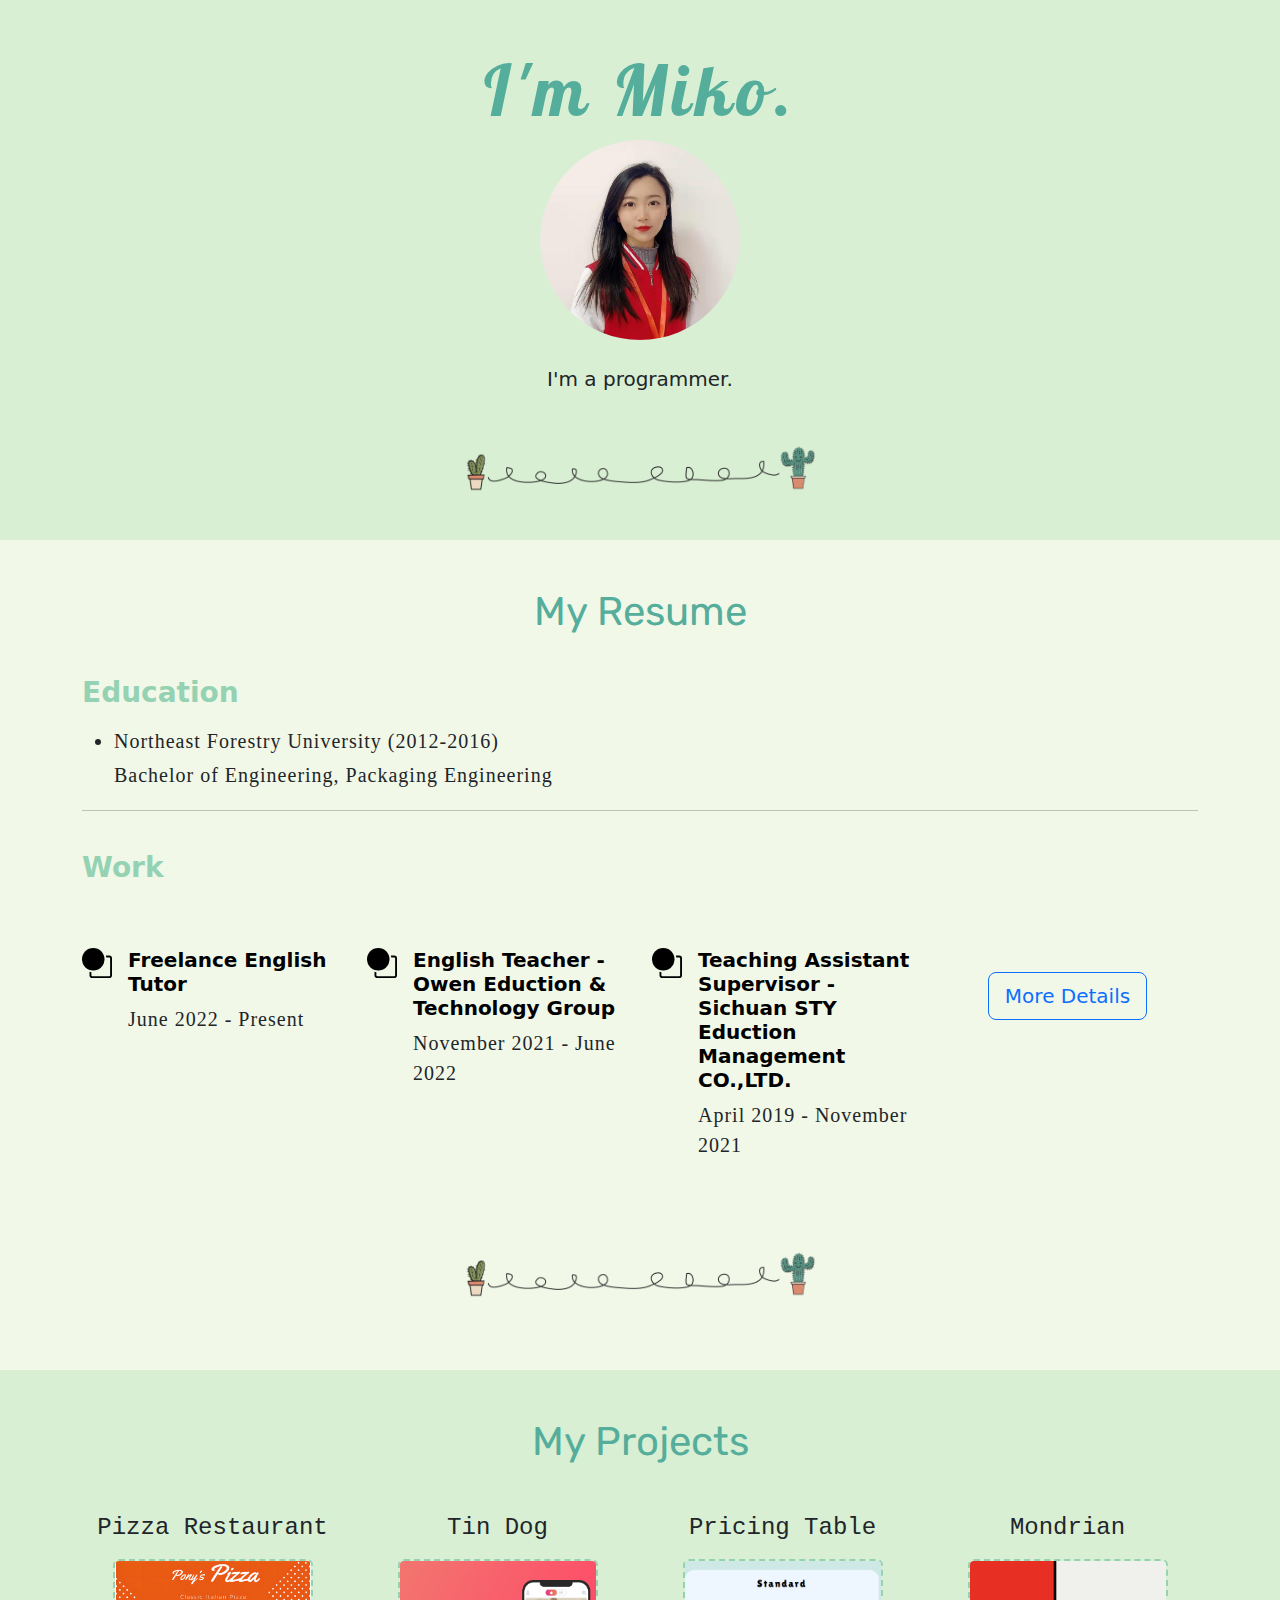
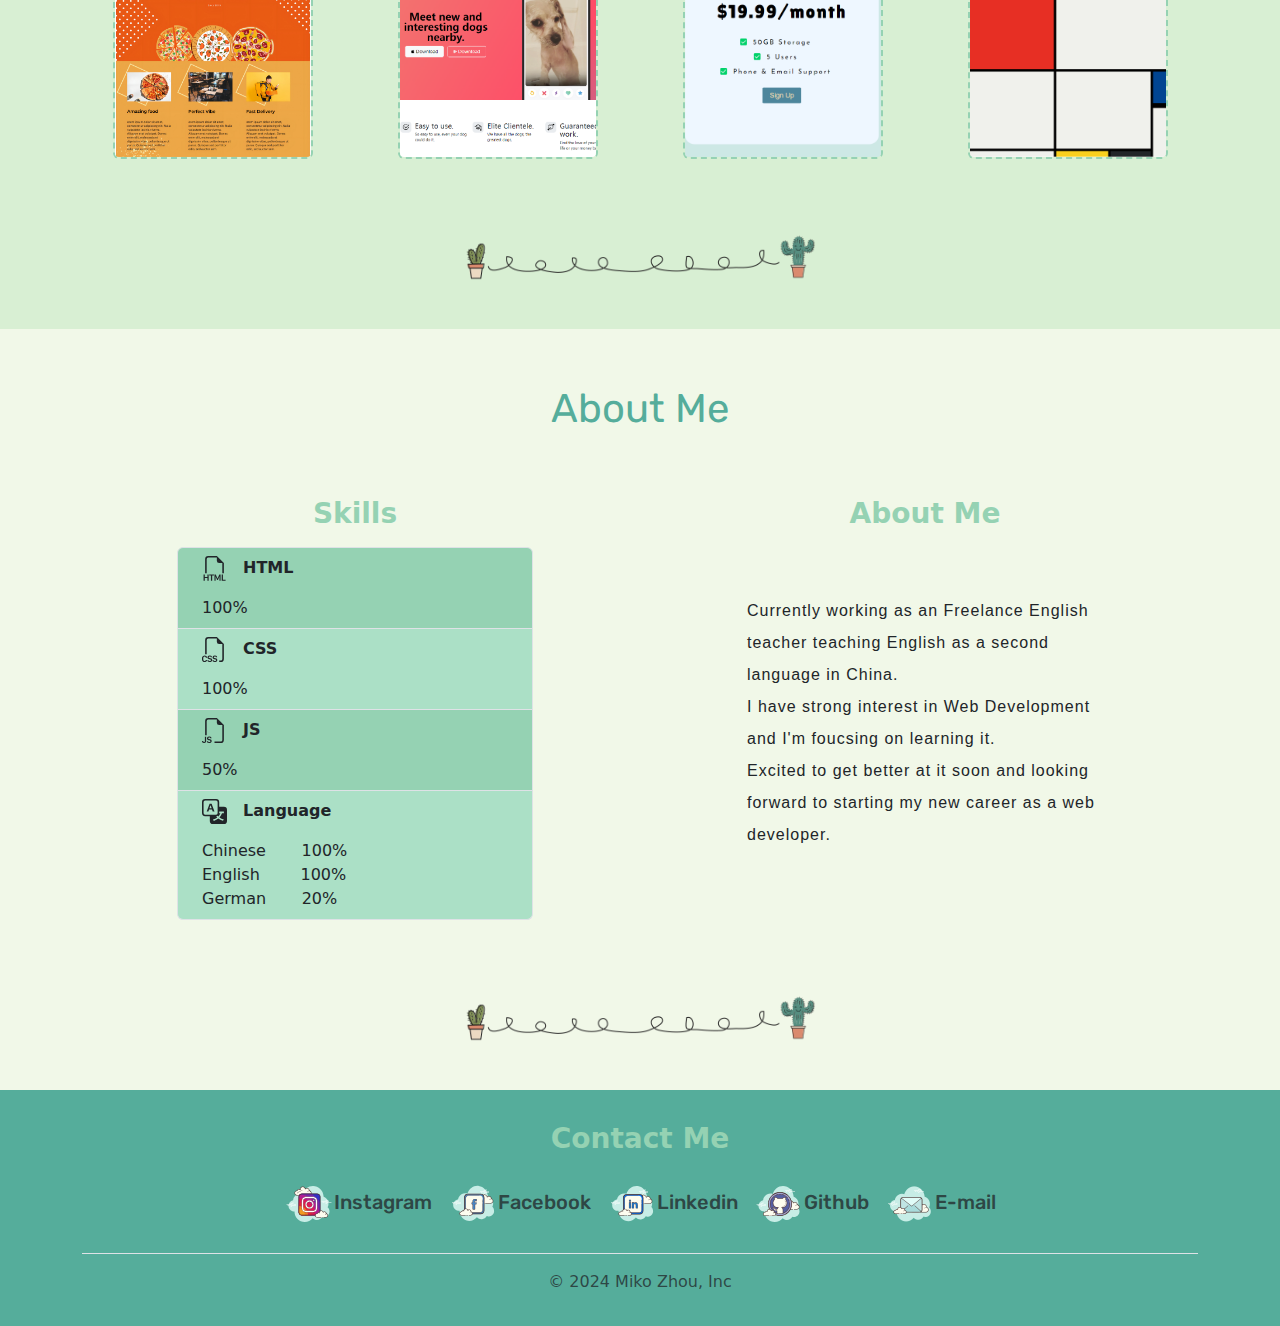
<file: index.html>
<!DOCTYPE html>
<html lang="en">
<head>
    <meta charset="UTF-8">
    <meta name="viewport" content="width=device-width, initial-scale=1.0">
    <title>Miko's Personal Website</title>
    <link href="https://cdn.jsdelivr.net/npm/bootstrap@5.3.3/dist/css/bootstrap.min.css" rel="stylesheet" integrity="sha384-QWTKZyjpPEjISv5WaRU9OFeRpok6YctnYmDr5pNlyT2bRjXh0JMhjY6hW+ALEwIH" crossorigin="anonymous">
    <script src="https://cdn.jsdelivr.net/npm/bootstrap@5.3.3/dist/js/bootstrap.bundle.min.js" integrity="sha384-YvpcrYf0tY3lHB60NNkmXc5s9fDVZLESaAA55NDzOxhy9GkcIdslK1eN7N6jIeHz" crossorigin="anonymous"></script>
    <link href="./style.css" rel="stylesheet">
    <link rel="preconnect" href="https://fonts.googleapis.com">
    <link rel="preconnect" href="https://fonts.gstatic.com" crossorigin>
    <link href="https://fonts.googleapis.com/css2?family=Lobster&family=Rubik:ital,wght@0,300..900;1,300..900&display=swap" rel="stylesheet">
</head>
<body>
    <!-- Name, profile picture, brief introduction -->
    <section id="header">
        <div class="px-4 py-5 mb-5 text-center container">
            <h1 class="display-5" style="font-size:70px; letter-spacing: 5px;">I'm Miko.</h1>
            <img class="d-block mx-auto mb-4 profile-img" src="./assets/Profile picture.jpg" alt="profile-picture" height="200" width="200">
            <div class="col-lg-6 mx-auto w-75">
              <p class="lead mb-4 brief-intro" style="text-align: center;"> I'm a programmer.</p>
            </div>
            <div class="container ">
            <img class="devider mt-4"src="./assets/cactus dividing line.png" height="50px" >
        </div>
    </section>
    <!--Education & work experience-->
    <section id="education-work">
    <div class="container">
        <h2 class="education-work-title text-center mb-4">My Resume</h2>
        <div class="education-div">
        <h3 class="fw-bold pt-3 pb-2 s2">Education</h3>
        <ul>
            <li class="pb-1">Northeast Forestry University (2012-2016)</li>
            <li class="pb-1" style="list-style: none;">Bachelor of Engineering, Packaging Engineering</li>
        </ul>
        </div>
        <hr class="pb-2"/>
        <h3 class="fw-bold pt-3 pb-2 s2">Work</h3>
        <div class="row g-4 py-5 row-cols-1 row-cols-md-4">
            <div class="col d-flex align-items-start">
              <div class="icon-square text-body-emphasis bg-body-secondary d-inline-flex align-items-center justify-content-center fs-4 flex-shrink-0 me-3">
                  <svg xmlns="http://www.w3.org/2000/svg" width="30" height="30" fill="currentColor" class="bi bi-circle-square" viewBox="0 0 16 16" style="background-color:#f1f8e8">
                    <path d="M0 6a6 6 0 1 1 12 0A6 6 0 0 1 0 6"/>
                    <path d="M12.93 5h1.57a.5.5 0 0 1 .5.5v9a.5.5 0 0 1-.5.5h-9a.5.5 0 0 1-.5-.5v-1.57a7 7 0 0 1-1-.22v1.79A1.5 1.5 0 0 0 5.5 16h9a1.5 1.5 0 0 0 1.5-1.5v-9A1.5 1.5 0 0 0 14.5 4h-1.79q.145.486.22 1"/>
                  </svg>
              </div>
              <div>
                <h3 class="fs-5 text-body-emphasis fw-bold">Freelance English Tutor</h3>
                <p class="time">June 2022 - Present</p>
              </div>
            </div>
            <div class="col d-flex align-items-start">
              <div class="icon-square text-body-emphasis bg-body-secondary d-inline-flex align-items-center justify-content-center fs-4 flex-shrink-0 me-3">
                <svg xmlns="http://www.w3.org/2000/svg" width="30" height="30" fill="currentColor" class="bi bi-circle-square" viewBox="0 0 16 16" style="background-color:#f1f8e8">
                    <path d="M0 6a6 6 0 1 1 12 0A6 6 0 0 1 0 6"/>
                    <path d="M12.93 5h1.57a.5.5 0 0 1 .5.5v9a.5.5 0 0 1-.5.5h-9a.5.5 0 0 1-.5-.5v-1.57a7 7 0 0 1-1-.22v1.79A1.5 1.5 0 0 0 5.5 16h9a1.5 1.5 0 0 0 1.5-1.5v-9A1.5 1.5 0 0 0 14.5 4h-1.79q.145.486.22 1"/>
                </svg>
              </div>
              <div>
                <h3 class="fs-5 text-body-emphasis fw-bold">English Teacher - Owen Eduction & Technology Group</h3>
                <p class="time">November 2021 - June 2022</p>
              </div>
            </div>
            <div class="col d-flex align-items-start">
              <div class="icon-square text-body-emphasis bg-body-secondary d-inline-flex align-items-center justify-content-center fs-4 flex-shrink-0 me-3">
                <svg xmlns="http://www.w3.org/2000/svg" width="30" height="30" fill="currentColor" class="bi bi-circle-square" viewBox="0 0 16 16" style="background-color:#f1f8e8">
                    <path d="M0 6a6 6 0 1 1 12 0A6 6 0 0 1 0 6"/>
                    <path d="M12.93 5h1.57a.5.5 0 0 1 .5.5v9a.5.5 0 0 1-.5.5h-9a.5.5 0 0 1-.5-.5v-1.57a7 7 0 0 1-1-.22v1.79A1.5 1.5 0 0 0 5.5 16h9a1.5 1.5 0 0 0 1.5-1.5v-9A1.5 1.5 0 0 0 14.5 4h-1.79q.145.486.22 1"/>
                </svg>
              </div>
              <div>
                <h3 class="fs-5 text-body-emphasis fw-bold">Teaching Assistant Supervisor - Sichuan STY Eduction Management CO.,LTD.</h3>
                <p class="time">April 2019 - November 2021</p>
              </div>
            </div>
          <div class="container button text-center pt-5">
            <a href="./public/work-experience.html" target="_blank"><button type="button" class="btn btn-outline-primary btn-lg">More Details</button></a>
          </div>
        </div>
        <div class="d-flex pb-5 mb-4" style="justify-content: center;"><img class="devider mt-4"src="./assets/cactus dividing line.png" height="50px" ></div>
        
    </div>
    </section>    
    <!--previous projects-->
    <section id="projects">
      <h2 class="education-work-title text-center mb-5 pt-5">My Projects</h2>
      <div class="container text-center">
        <div class="row">
          <div id="pizza-restaurant" class="col-sm-12 col-lg-3  mb-5">
          <h3 class="pb-2 fs-4 s3h3">Pizza Restaurant</h3>
          <div class="img-container">
            <a href="https://www.canva.com/design/DAGHjieL-6o/NFEmdC51LX5qS9Li2w_kgg/view?utm_content=DAGHjieL-6o&utm_campaign=designshare&utm_medium=link&utm_source=editor" target="_blank"><img class="project-img" src="./assets/pizza-whole.png"  height="200px" width="200px" /></a>
          </div>
        </div>
        <div id="tin-dog" class="col-sm-12 col-lg-3 mb-5">
          <h3 class="pb-2 fs-4 s3h3">Tin Dog</h3>
          <div class="img-container">
            <a href="https://mikomik09.github.io/tindog/" target="_blank"><img  class="project-img" src="./assets/tin dog.png" height="200px" width="200px" /></a>
          </div>
        </div>
        <div id="pricing-table" class="col-sm-12 col-lg-3  mb-5">
          <h3 class="pb-2 fs-4 s3h3">Pricing Table</h3>
          <div class="img-container">
            <a href="https://mikomik09.github.io/pricing-table/" target="_blank"><img class="project-img" src="./assets/price table.png"  height="200px" width="200px" /></a>
          </div>
        </div>
        <div id="painting" class="col-sm-12 col-lg-3  mb-5">
          <h3 class="pb-2 fs-4 s3h3">Mondrian </h3>
          <div class="img-container">
            <a href="https://mikomik09.github.io/mondrian-painting/" target="_blank"><img class="project-img" src="./assets/modrian paint.png" height="200px" width="200px" /></a>
          </div>
        </div>
      </div>
      <div class="d-flex pb-5 mb-5" style="justify-content: center;"><img class="devider mt-4"src="./assets/cactus dividing line.png" height="50px" ></div>
     </div>
    </section>
    <!--About me-->
    <section id="about-me">
      <h2 class="education-work-title text-center mb-5 pt-2">About Me</h2>
      <div class="container text-center">
        <div class="row justify-content-around">
          <div class="col-sm-12 col-lg-4">
            <h3 class="fw-bold pt-3 pb-2 s2">Skills</h3>
            <ol class="list-group ">
              <li class="list-group-item d-flex justify-content-between align-items-start list-color1 skill-list ">
                <div class="ms-2 me-auto" >
                  <div class="fw-bold d-flex"><svg xmlns="http://www.w3.org/2000/svg" width="25" height="25" fill="currentColor" class="bi bi-filetype-html" viewBox="0 0 16 16">
                    <path fill-rule="evenodd" d="M14 4.5V11h-1V4.5h-2A1.5 1.5 0 0 1 9.5 3V1H4a1 1 0 0 0-1 1v9H2V2a2 2 0 0 1 2-2h5.5zm-9.736 7.35v3.999h-.791v-1.714H1.79v1.714H1V11.85h.791v1.626h1.682V11.85h.79Zm2.251.662v3.337h-.794v-3.337H4.588v-.662h3.064v.662zm2.176 3.337v-2.66h.038l.952 2.159h.516l.946-2.16h.038v2.661h.715V11.85h-.8l-1.14 2.596H9.93L8.79 11.85h-.805v3.999zm4.71-.674h1.696v.674H12.61V11.85h.79v3.325Z"/>
                  </svg> <p class="ps-3">HTML</p></div>
                  100%
                </div>
              </li>
              <li class="list-group-item d-flex justify-content-between align-items-start list-color2 skill-list">
                <div class="ms-2 me-auto ">
                  <div class="fw-bold d-flex"><svg xmlns="http://www.w3.org/2000/svg" width="25" height="25" fill="currentColor" class="bi bi-filetype-css" viewBox="0 0 16 16">
                    <path fill-rule="evenodd" d="M14 4.5V14a2 2 0 0 1-2 2h-1v-1h1a1 1 0 0 0 1-1V4.5h-2A1.5 1.5 0 0 1 9.5 3V1H4a1 1 0 0 0-1 1v9H2V2a2 2 0 0 1 2-2h5.5zM3.397 14.841a1.13 1.13 0 0 0 .401.823q.195.162.478.252.284.091.665.091.507 0 .859-.158.354-.158.539-.44.187-.284.187-.656 0-.336-.134-.56a1 1 0 0 0-.375-.357 2 2 0 0 0-.566-.21l-.621-.144a1 1 0 0 1-.404-.176.37.37 0 0 1-.144-.299q0-.234.185-.384.188-.152.512-.152.214 0 .37.068a.6.6 0 0 1 .246.181.56.56 0 0 1 .12.258h.75a1.1 1.1 0 0 0-.2-.566 1.2 1.2 0 0 0-.5-.41 1.8 1.8 0 0 0-.78-.152q-.439 0-.776.15-.337.149-.527.421-.19.273-.19.639 0 .302.122.524.124.223.352.367.228.143.539.213l.618.144q.31.073.463.193a.39.39 0 0 1 .152.326.5.5 0 0 1-.085.29.56.56 0 0 1-.255.193q-.167.07-.413.07-.175 0-.32-.04a.8.8 0 0 1-.248-.115.58.58 0 0 1-.255-.384zM.806 13.693q0-.373.102-.633a.87.87 0 0 1 .302-.399.8.8 0 0 1 .475-.137q.225 0 .398.097a.7.7 0 0 1 .272.26.85.85 0 0 1 .12.381h.765v-.072a1.33 1.33 0 0 0-.466-.964 1.4 1.4 0 0 0-.489-.272 1.8 1.8 0 0 0-.606-.097q-.534 0-.911.223-.375.222-.572.632-.195.41-.196.979v.498q0 .568.193.976.197.407.572.626.375.217.914.217.439 0 .785-.164t.55-.454a1.27 1.27 0 0 0 .226-.674v-.076h-.764a.8.8 0 0 1-.118.363.7.7 0 0 1-.272.25.9.9 0 0 1-.401.087.85.85 0 0 1-.478-.132.83.83 0 0 1-.299-.392 1.7 1.7 0 0 1-.102-.627zM6.78 15.29a1.2 1.2 0 0 1-.111-.449h.764a.58.58 0 0 0 .255.384q.106.073.25.114.142.041.319.041.245 0 .413-.07a.56.56 0 0 0 .255-.193.5.5 0 0 0 .085-.29.39.39 0 0 0-.153-.326q-.152-.12-.463-.193l-.618-.143a1.7 1.7 0 0 1-.539-.214 1 1 0 0 1-.351-.367 1.1 1.1 0 0 1-.123-.524q0-.366.19-.639.19-.272.527-.422t.777-.149q.456 0 .779.152.326.153.5.41.18.255.2.566h-.75a.56.56 0 0 0-.12-.258.6.6 0 0 0-.246-.181.9.9 0 0 0-.37-.068q-.324 0-.512.152a.47.47 0 0 0-.184.384q0 .18.143.3a1 1 0 0 0 .404.175l.621.143q.326.075.566.211t.375.358.135.56q0 .37-.188.656a1.2 1.2 0 0 1-.539.439q-.351.158-.858.158-.381 0-.665-.09a1.4 1.4 0 0 1-.478-.252 1.1 1.1 0 0 1-.29-.375"/>
                  </svg><p class="ps-3">CSS</p></div>
                  100%        
                </div>
              </li>
              <li class="list-group-item d-flex justify-content-between align-items-start list-color1 skill-list">
                <div class="ms-2 me-auto ">
                  <div class="fw-bold d-flex"><svg xmlns="http://www.w3.org/2000/svg" width="25" height="25" fill="currentColor" class="bi bi-filetype-js" viewBox="0 0 16 16">
                    <path fill-rule="evenodd" d="M14 4.5V14a2 2 0 0 1-2 2H8v-1h4a1 1 0 0 0 1-1V4.5h-2A1.5 1.5 0 0 1 9.5 3V1H4a1 1 0 0 0-1 1v9H2V2a2 2 0 0 1 2-2h5.5zM3.186 15.29a1.2 1.2 0 0 1-.111-.449h.765a.58.58 0 0 0 .255.384q.105.073.249.114.143.041.319.041.246 0 .413-.07a.56.56 0 0 0 .255-.193.5.5 0 0 0 .085-.29.39.39 0 0 0-.153-.326q-.151-.12-.462-.193l-.619-.143a1.7 1.7 0 0 1-.539-.214 1 1 0 0 1-.351-.367 1.1 1.1 0 0 1-.123-.524q0-.366.19-.639.19-.272.528-.422.336-.15.776-.149.457 0 .78.152.324.153.5.41.18.255.2.566h-.75a.56.56 0 0 0-.12-.258.6.6 0 0 0-.247-.181.9.9 0 0 0-.369-.068q-.325 0-.513.152a.47.47 0 0 0-.184.384q0 .18.143.3a1 1 0 0 0 .405.175l.62.143q.327.075.566.211.24.136.375.358t.135.56q0 .37-.188.656a1.2 1.2 0 0 1-.539.439q-.351.158-.858.158-.381 0-.665-.09a1.4 1.4 0 0 1-.478-.252 1.1 1.1 0 0 1-.29-.375m-3.104-.033A1.3 1.3 0 0 1 0 14.791h.765a.6.6 0 0 0 .073.27.5.5 0 0 0 .454.246q.285 0 .422-.164.138-.165.138-.466v-2.745h.79v2.725q0 .66-.357 1.005-.354.345-.984.345a1.6 1.6 0 0 1-.569-.094 1.15 1.15 0 0 1-.407-.266 1.1 1.1 0 0 1-.243-.39"/>
                  </svg><p class="ps-3">JS</p></div>
                  50%
                </div>
              </li>
              <li class="list-group-item d-flex justify-content-between align-items-start list-color2 skill-list">
                <div class="ms-2 me-auto ">
                  <div class="fw-bold d-flex"> <svg xmlns="http://www.w3.org/2000/svg" width="25" height="25" fill="currentColor" class="bi bi-translate" viewBox="0 0 16 16">
                    <path d="M4.545 6.714 4.11 8H3l1.862-5h1.284L8 8H6.833l-.435-1.286zm1.634-.736L5.5 3.956h-.049l-.679 2.022z"/>
                    <path d="M0 2a2 2 0 0 1 2-2h7a2 2 0 0 1 2 2v3h3a2 2 0 0 1 2 2v7a2 2 0 0 1-2 2H7a2 2 0 0 1-2-2v-3H2a2 2 0 0 1-2-2zm2-1a1 1 0 0 0-1 1v7a1 1 0 0 0 1 1h7a1 1 0 0 0 1-1V2a1 1 0 0 0-1-1zm7.138 9.995q.289.451.63.846c-.748.575-1.673 1.001-2.768 1.292.178.217.451.635.555.867 1.125-.359 2.08-.844 2.886-1.494.777.665 1.739 1.165 2.93 1.472.133-.254.414-.673.629-.89-1.125-.253-2.057-.694-2.82-1.284.681-.747 1.222-1.651 1.621-2.757H14V8h-3v1.047h.765c-.318.844-.74 1.546-1.272 2.13a6 6 0 0 1-.415-.492 2 2 0 0 1-.94.31"/>
                  </svg><p class="ps-3">Language</p></div>
                  Chinese &nbsp;&nbsp;&nbsp;&nbsp;&nbsp;&nbsp;100%<br />
                  English &nbsp;&nbsp;&nbsp;&nbsp;&nbsp;&nbsp;&nbsp;100%<br />
                  German &nbsp;&nbsp;&nbsp;&nbsp;&nbsp;&nbsp;20%
                </div>
            </ol>
          </div>
          <div class="col-sm-12 col-lg-4">
            <h3 class="fw-bold pt-3 pb-2 s2">About Me</h3>
            <p class="about-me pt-5 mt-2">Currently working as an Freelance English teacher teaching English as a second language in China.<br/>I have strong interest in Web Development and I'm foucsing on learning it.</br>Excited to get better at it soon and looking forward to starting my new career as a web developer.</p>
          </div>
        </div>
        <div class="d-flex pt-5 mb-5" style="justify-content: center;"><img class="devider mt-4"src="./assets/cactus dividing line.png" height="50px" ></div>
      </div>
    </section>
    <!--contact me (can be set as a footer)-->
    
    <section id="contact-me">
      <div class="container">
        <footer class="py-3 mt-4">
          <h3 class="fw-bold pt-3 pb-2 s2 text-center">Contact Me</h3>
          <ul class="nav justify-content-center border-bottom pb-3 mb-3">
            <li class="nav-item contact"><a href="https://www.instagram.com/mmmmiko_mik/" target="_blank" class="nav-link px-2 text-body-secondary"><svg xmlns="http://www.w3.org/2000/svg" x="0px" y="0px" width="50" height="50" viewBox="0 0 100 100">
              <path fill="#c7ede6" d="M87.215,56.71C88.35,54.555,89,52.105,89,49.5c0-6.621-4.159-12.257-10.001-14.478 C78.999,35.015,79,35.008,79,35c0-11.598-9.402-21-21-21c-9.784,0-17.981,6.701-20.313,15.757C36.211,29.272,34.638,29,33,29 c-7.692,0-14.023,5.793-14.89,13.252C12.906,43.353,9,47.969,9,53.5C9,59.851,14.149,65,20.5,65c0.177,0,0.352-0.012,0.526-0.022 C21.022,65.153,21,65.324,21,65.5C21,76.822,30.178,86,41.5,86c6.437,0,12.175-2.972,15.934-7.614C59.612,80.611,62.64,82,66,82 c4.65,0,8.674-2.65,10.666-6.518C77.718,75.817,78.837,76,80,76c6.075,0,11-4.925,11-11C91,61.689,89.53,58.727,87.215,56.71z"></path><path fill="#fff" d="M15.405,51H5.5C5.224,51,5,50.776,5,50.5S5.224,50,5.5,50h9.905c0.276,0,0.5,0.224,0.5,0.5 S15.682,51,15.405,51z"></path><path fill="#fff" d="M18.5,51h-1c-0.276,0-0.5-0.224-0.5-0.5s0.224-0.5,0.5-0.5h1c0.276,0,0.5,0.224,0.5,0.5 S18.777,51,18.5,51z"></path><path fill="#fff" d="M23.491,53H14.5c-0.276,0-0.5-0.224-0.5-0.5s0.224-0.5,0.5-0.5h8.991c0.276,0,0.5,0.224,0.5,0.5 S23.767,53,23.491,53z"></path><path fill="#fff" d="M12.5,53h-1c-0.276,0-0.5-0.224-0.5-0.5s0.224-0.5,0.5-0.5h1c0.276,0,0.5,0.224,0.5,0.5 S12.777,53,12.5,53z"></path><path fill="#fff" d="M9.5,53h-2C7.224,53,7,52.776,7,52.5S7.224,52,7.5,52h2c0.276,0,0.5,0.224,0.5,0.5S9.777,53,9.5,53 z"></path><path fill="#fff" d="M15.5,55h-2c-0.276,0-0.5-0.224-0.5-0.5s0.224-0.5,0.5-0.5h2c0.276,0,0.5,0.224,0.5,0.5 S15.776,55,15.5,55z"></path><path fill="#fff" d="M18.5,46c-0.177,0-0.823,0-1,0c-0.276,0-0.5,0.224-0.5,0.5c0,0.276,0.224,0.5,0.5,0.5 c0.177,0,0.823,0,1,0c0.276,0,0.5-0.224,0.5-0.5C19,46.224,18.776,46,18.5,46z"></path><path fill="#fff" d="M18.5,48c-0.177,0-4.823,0-5,0c-0.276,0-0.5,0.224-0.5,0.5c0,0.276,0.224,0.5,0.5,0.5 c0.177,0,4.823,0,5,0c0.276,0,0.5-0.224,0.5-0.5C19,48.224,18.776,48,18.5,48z"></path><path fill="#fff" d="M23.5,50c-0.177,0-2.823,0-3,0c-0.276,0-0.5,0.224-0.5,0.5c0,0.276,0.224,0.5,0.5,0.5 c0.177,0,2.823,0,3,0c0.276,0,0.5-0.224,0.5-0.5C24,50.224,23.776,50,23.5,50z"></path><path fill="#fff" d="M85.5,46h-10c-0.276,0-0.5-0.224-0.5-0.5s0.224-0.5,0.5-0.5h10c0.276,0,0.5,0.224,0.5,0.5 S85.776,46,85.5,46z"></path><path fill="#fff" d="M89.5,46h-2c-0.276,0-0.5-0.224-0.5-0.5s0.224-0.5,0.5-0.5h2c0.276,0,0.5,0.224,0.5,0.5 S89.776,46,89.5,46z"></path><path fill="#fff" d="M94.5,48h-10c-0.276,0-0.5-0.224-0.5-0.5s0.224-0.5,0.5-0.5h10c0.276,0,0.5,0.224,0.5,0.5 S94.777,48,94.5,48z"></path><path fill="#fff" d="M82.5,48h-1c-0.276,0-0.5-0.224-0.5-0.5s0.224-0.5,0.5-0.5h1c0.276,0,0.5,0.224,0.5,0.5 S82.776,48,82.5,48z"></path><path fill="#fff" d="M79.375,48H77.5c-0.276,0-0.5-0.224-0.5-0.5s0.224-0.5,0.5-0.5h1.875c0.276,0,0.5,0.224,0.5,0.5 S79.651,48,79.375,48z"></path><path fill="#fff" d="M88.5,44h-5c-0.276,0-0.5-0.224-0.5-0.5s0.224-0.5,0.5-0.5h5c0.276,0,0.5,0.224,0.5,0.5 S88.777,44,88.5,44z"></path><path fill="#fff" d="M85.5,50h-2c-0.276,0-0.5-0.224-0.5-0.5s0.224-0.5,0.5-0.5h2c0.276,0,0.5,0.224,0.5,0.5 S85.776,50,85.5,50z"></path><path fill="#fdfcef" d="M43.875,32.5c0,0,3.64,0,6.125,0s4.5-2.015,4.5-4.5c0-2.333-1.782-4.229-4.055-4.455 C50.467,23.364,50.5,23.187,50.5,23c0-2.485-2.015-4.5-4.5-4.5c-1.438,0-2.703,0.686-3.527,1.736 C42.333,17.6,40.171,15.5,37.5,15.5c-2.761,0-5,2.239-5,5c0,0.446,0.077,0.87,0.187,1.282C32.045,21.005,31.086,20.5,30,20.5 c-1.781,0-3.234,1.335-3.455,3.055C26.364,23.533,26.187,23.5,26,23.5c-2.485,0-4.5,2.015-4.5,4.5s2.015,4.5,4.5,4.5s9.5,0,9.5,0 h5.375V33h3V32.5z"></path><path fill="#472b29" d="M37.5,15c-3.033,0-5.5,2.467-5.5,5.5c0,0.016,0,0.031,0,0.047C31.398,20.192,30.71,20,30,20 c-1.831,0-3.411,1.261-3.858,3.005C26.095,23.002,26.048,23,26,23c-2.757,0-5,2.243-5,5s2.243,5,5,5h14.875 c0.276,0,0.5-0.224,0.5-0.5s-0.224-0.5-0.5-0.5H26c-2.206,0-4-1.794-4-4s1.794-4,4-4c0.117,0,0.23,0.017,0.343,0.032l0.141,0.019 c0.021,0.003,0.041,0.004,0.062,0.004c0.246,0,0.462-0.185,0.495-0.437C27.232,22.125,28.504,21,30,21 c0.885,0,1.723,0.401,2.301,1.1c0.098,0.118,0.241,0.182,0.386,0.182c0.078,0,0.156-0.018,0.228-0.056 c0.209-0.107,0.314-0.346,0.254-0.573C33.054,21.218,33,20.852,33,20.5c0-2.481,2.019-4.5,4.5-4.5 c2.381,0,4.347,1.872,4.474,4.263c0.011,0.208,0.15,0.387,0.349,0.45c0.05,0.016,0.101,0.024,0.152,0.024 c0.15,0,0.296-0.069,0.392-0.192C43.638,19.563,44.779,19,46,19c2.206,0,4,1.794,4,4c0,0.117-0.017,0.23-0.032,0.343l-0.019,0.141 c-0.016,0.134,0.022,0.268,0.106,0.373c0.084,0.105,0.207,0.172,0.34,0.185C52.451,24.247,54,25.949,54,28c0,2.206-1.794,4-4,4 h-6.125c-0.276,0-0.5,0.224-0.5,0.5s0.224,0.5,0.5,0.5H50c2.757,0,5-2.243,5-5c0-2.397-1.689-4.413-4.003-4.877 C50.999,23.082,51,23.041,51,23c0-2.757-2.243-5-5-5c-1.176,0-2.293,0.416-3.183,1.164C42.219,16.76,40.055,15,37.5,15L37.5,15z"></path><path fill="#472b29" d="M36,22c-1.403,0-2.609,0.999-2.913,2.341C32.72,24.119,32.301,24,31.875,24 c-1.202,0-2.198,0.897-2.353,2.068C29.319,26.022,29.126,26,28.937,26c-1.529,0-2.811,1.2-2.918,2.732 C26.01,28.87,26.114,28.99,26.251,29c0.006,0,0.012,0,0.018,0c0.13,0,0.24-0.101,0.249-0.232c0.089-1.271,1.151-2.268,2.419-2.268 c0.229,0,0.47,0.042,0.738,0.127c0.022,0.007,0.045,0.01,0.067,0.01c0.055,0,0.11-0.02,0.156-0.054 C29.962,26.537,30,26.455,30,26.375c0-1.034,0.841-1.875,1.875-1.875c0.447,0,0.885,0.168,1.231,0.473 c0.047,0.041,0.106,0.063,0.165,0.063c0.032,0,0.063-0.006,0.093-0.019c0.088-0.035,0.148-0.117,0.155-0.212 C33.623,23.512,34.712,22.5,36,22.5c0.208,0,0.425,0.034,0.682,0.107c0.023,0.007,0.047,0.01,0.07,0.01 c0.109,0,0.207-0.073,0.239-0.182c0.038-0.133-0.039-0.271-0.172-0.309C36.517,22.04,36.256,22,36,22L36,22z"></path><path fill="#472b29" d="M49.883,23.5c-1.326,0-2.508,0.897-2.874,2.182c-0.038,0.133,0.039,0.271,0.172,0.309 C47.205,25.997,47.228,26,47.25,26c0.109,0,0.209-0.072,0.24-0.182C47.795,24.748,48.779,24,49.883,24 c0.117,0,0.23,0.014,0.342,0.029c0.012,0.002,0.023,0.003,0.035,0.003c0.121,0,0.229-0.092,0.246-0.217 c0.019-0.137-0.077-0.263-0.214-0.281C50.158,23.516,50.022,23.5,49.883,23.5L49.883,23.5z"></path><path fill="#3231c7" d="M72.3,35.7v30.6c0,3.31-2.69,6-6,6H35.7c-3.31,0-6-2.69-6-6V35.7c0-3.31,2.69-6,6-6h30.6 C69.61,29.7,72.3,32.39,72.3,35.7z"></path><path fill="#7228ad" d="M72.3,47.25V66.3c0,3.31-2.69,6-6,6H35.7c-3.31,0-6-2.69-6-6V35.7c0-3.31,2.69-6,6-6h19.05 C61.99,33.95,68.05,40.01,72.3,47.25z"></path><path fill="#b11e93" d="M70.96,70.08c-1.1,1.35-2.78,2.22-4.66,2.22H35.7c-3.31,0-6-2.69-6-6V35.7 c0-1.88,0.87-3.56,2.22-4.66C53.03,32.02,69.98,48.97,70.96,70.08z"></path><path fill="#db1a58" d="M63,72v0.3H35.7c-3.31,0-6-2.69-6-6V39H30C48.23,39,63,53.77,63,72z"></path><path fill="#e4273e" d="M55,72c0,0.1,0,0.2-0.01,0.3H35.7c-3.31,0-6-2.69-6-6V47.01C29.8,47,29.9,47,30,47 C43.81,47,55,58.19,55,72z"></path><path fill="#f47c22" d="M48,72c0,0.1,0,0.2-0.01,0.3H35.7c-3.31,0-6-2.69-6-6V54.01C29.8,54,29.9,54,30,54 C39.94,54,48,62.06,48,72z"></path><path fill="#ef9922" d="M42,72c0,0.1,0,0.2-0.01,0.3H35.7c-3.31,0-6-2.69-6-6v-6.29C29.8,60,29.9,60,30,60 C36.63,60,42,65.37,42,72z"></path><path fill="#472b29" d="M66.3,73H35.7c-3.694,0-6.7-3.006-6.7-6.7V35.7c0-3.694,3.006-6.7,6.7-6.7h30.6 c3.694,0,6.7,3.006,6.7,6.7v30.6C73,69.994,69.994,73,66.3,73z M35.7,30.4c-2.923,0-5.3,2.377-5.3,5.3v30.6 c0,2.922,2.377,5.3,5.3,5.3h30.6c2.923,0,5.3-2.377,5.3-5.3V35.7c0-2.922-2.377-5.3-5.3-5.3H35.7z"></path><path fill="#fff" d="M50.99,66.5c-3.983,0-5.466-0.011-6.98-0.08c-1.393-0.062-2.479-0.272-3.52-0.68 c-1.014-0.391-1.806-0.906-2.57-1.67c-0.759-0.759-1.273-1.552-1.67-2.57c-0.396-1.013-0.606-2.098-0.68-3.52 c-0.069-1.527-0.08-3.008-0.08-6.98c0-3.965,0.011-5.443,0.08-6.97c0.062-1.393,0.271-2.479,0.68-3.52 c0.396-1.027,0.911-1.82,1.67-2.57c0.759-0.758,1.552-1.273,2.57-1.67c1.041-0.407,2.127-0.617,3.52-0.68 c1.566-0.071,3.067-0.09,6.98-0.09c3.915,0,5.413,0.019,6.97,0.09c1.393,0.063,2.479,0.272,3.521,0.68 c1.027,0.396,1.819,0.911,2.569,1.67c0.752,0.743,1.27,1.535,1.681,2.57c0.399,1.052,0.606,2.139,0.67,3.521 c0.07,1.581,0.09,3.08,0.09,6.97c0,3.898-0.02,5.398-0.09,6.98c-0.063,1.382-0.27,2.468-0.67,3.52 c-0.41,1.025-0.929,1.819-1.681,2.57c-0.748,0.757-1.537,1.272-2.56,1.67c-1.055,0.408-2.144,0.617-3.53,0.68 C56.445,66.489,54.965,66.5,50.99,66.5z M49.68,38.5c-2.751,0-4.262,0.021-5.573,0.079c-1.334,0.062-2.069,0.285-2.562,0.472 c-0.609,0.239-1.046,0.524-1.508,0.987c-0.461,0.46-0.746,0.895-0.982,1.499c-0.188,0.494-0.413,1.23-0.476,2.569 c-0.068,1.505-0.079,2.893-0.079,6.884c0,3.999,0.011,5.389,0.079,6.893c0.062,1.329,0.286,2.064,0.474,2.556 c0.239,0.621,0.514,1.043,0.979,1.508c0.468,0.459,0.906,0.743,1.514,0.982c0.476,0.186,1.195,0.408,2.56,0.472 c1.559,0.07,3.038,0.089,6.886,0.089c3.855,0,5.337-0.02,6.893-0.089c1.397-0.064,2.134-0.301,2.566-0.474 c0.599-0.231,1.033-0.512,1.497-0.967c0.46-0.469,0.746-0.908,0.989-1.516c0.185-0.483,0.402-1.208,0.466-2.559 c0.069-1.572,0.089-3.054,0.089-6.895c0-3.834-0.02-5.313-0.089-6.884c-0.063-1.349-0.281-2.074-0.464-2.555 c-0.236-0.612-0.52-1.049-0.979-1.508c-0.493-0.484-0.893-0.742-1.53-0.985c-0.461-0.184-1.17-0.404-2.544-0.469 c-1.534-0.07-3.017-0.089-6.895-0.089H49.68z"></path><path fill="#472b29" d="M50.99,35.8c3.909,0,5.405,0.019,6.956,0.09c1.359,0.061,2.415,0.265,3.428,0.66 c0.985,0.38,1.744,0.873,2.467,1.605c0.719,0.71,1.216,1.47,1.608,2.459c0.389,1.024,0.59,2.081,0.652,3.429 c0.07,1.576,0.089,3.072,0.089,6.957c0,3.893-0.019,5.39-0.089,6.966c-0.062,1.35-0.263,2.407-0.648,3.42 c-0.396,0.989-0.894,1.751-1.617,2.474c-0.716,0.725-1.473,1.219-2.453,1.6c-1.023,0.395-2.083,0.599-3.436,0.66 c-1.509,0.069-2.986,0.08-6.956,0.08c-3.978,0-5.458-0.011-6.967-0.08c-1.359-0.061-2.415-0.264-3.426-0.66 c-0.971-0.375-1.731-0.869-2.465-1.602c-0.728-0.729-1.222-1.489-1.603-2.468c-0.384-0.981-0.587-2.038-0.659-3.423 c-0.069-1.522-0.08-3.001-0.08-6.968c0-3.959,0.011-5.436,0.08-6.957c0.061-1.359,0.264-2.415,0.66-3.427 c0.38-0.985,0.873-1.745,1.603-2.465c0.727-0.727,1.488-1.221,2.467-1.602c1.009-0.394,2.065-0.598,3.424-0.66 C45.585,35.819,47.082,35.8,50.99,35.8 M50.99,63.79c3.861,0,5.345-0.019,6.907-0.089c1.443-0.067,2.211-0.314,2.658-0.493 c0.641-0.248,1.105-0.547,1.609-1.041c0.487-0.497,0.791-0.964,1.053-1.62c0.191-0.501,0.419-1.255,0.483-2.649 c0.07-1.576,0.089-3.061,0.089-6.908c0-3.839-0.019-5.322-0.089-6.898c-0.065-1.391-0.292-2.145-0.483-2.65 c-0.249-0.645-0.562-1.126-1.049-1.614c-0.518-0.509-0.96-0.794-1.625-1.048c-0.486-0.194-1.225-0.425-2.645-0.492 c-1.539-0.07-3.024-0.089-6.907-0.089H49.68c-2.756,0-4.27,0.021-5.588,0.079c-1.376,0.064-2.141,0.296-2.658,0.493 c-0.641,0.251-1.122,0.566-1.609,1.053c-0.487,0.486-0.801,0.965-1.051,1.605c-0.197,0.513-0.431,1.28-0.495,2.662 c-0.069,1.511-0.08,2.901-0.08,6.898c0,4.004,0.01,5.397,0.08,6.907c0.064,1.372,0.297,2.136,0.493,2.65 c0.252,0.654,0.556,1.121,1.05,1.615c0.491,0.482,0.973,0.795,1.613,1.046c0.496,0.194,1.247,0.426,2.656,0.492 C45.655,63.771,47.138,63.79,50.99,63.79 M50.99,35.3c-3.991,0-5.454,0.021-6.989,0.09c-1.417,0.064-2.522,0.279-3.583,0.693 c-1.047,0.408-1.86,0.937-2.639,1.714c-0.78,0.771-1.31,1.585-1.716,2.639c-0.416,1.062-0.63,2.168-0.693,3.584 c-0.069,1.537-0.08,3.019-0.08,6.979c0,3.969,0.011,5.452,0.08,6.99c0.075,1.444,0.289,2.549,0.693,3.583 c0.407,1.045,0.937,1.859,1.715,2.639c0.786,0.786,1.601,1.314,2.639,1.715c1.062,0.416,2.168,0.63,3.584,0.693 c1.537,0.07,3.02,0.081,6.989,0.081c3.96,0,5.441-0.01,6.979-0.081c1.41-0.063,2.519-0.277,3.594-0.693 c1.051-0.409,1.861-0.938,2.629-1.715c0.771-0.771,1.303-1.584,1.726-2.64c0.409-1.075,0.619-2.18,0.684-3.583 c0.068-1.536,0.09-3,0.09-6.989c0-3.979-0.021-5.443-0.09-6.979c-0.064-1.402-0.274-2.506-0.685-3.585 c-0.421-1.062-0.953-1.876-1.724-2.637c-0.771-0.78-1.584-1.309-2.639-1.716c-1.063-0.416-2.169-0.629-3.585-0.693 C56.443,35.321,54.982,35.3,50.99,35.3L50.99,35.3z M50.99,63.29c-3.842,0-5.32-0.019-6.876-0.089 c-1.336-0.062-2.036-0.278-2.496-0.458c-0.582-0.229-1-0.5-1.445-0.938c-0.441-0.441-0.705-0.846-0.934-1.438 c-0.182-0.476-0.399-1.195-0.46-2.494c-0.068-1.492-0.079-2.881-0.079-6.884c0-3.995,0.011-5.382,0.079-6.875 c0.061-1.308,0.278-2.026,0.462-2.506c0.225-0.574,0.497-0.99,0.938-1.43c0.44-0.441,0.856-0.713,1.438-0.941 c0.473-0.18,1.192-0.399,2.499-0.459C45.42,38.722,46.93,38.7,49.68,38.7h1.311c3.876,0,5.355,0.019,6.885,0.088 c1.346,0.063,2.033,0.277,2.482,0.457c0.612,0.234,0.99,0.478,1.46,0.94c0.436,0.436,0.708,0.854,0.934,1.438 c0.176,0.463,0.389,1.17,0.45,2.493c0.069,1.557,0.089,3.036,0.089,6.875c0,3.847-0.02,5.328-0.089,6.886 c-0.062,1.322-0.273,2.027-0.451,2.494c-0.234,0.586-0.501,0.996-0.943,1.448c-0.445,0.437-0.851,0.7-1.432,0.924 c-0.424,0.169-1.13,0.396-2.501,0.459C56.32,63.271,54.84,63.29,50.99,63.29L50.99,63.29z"></path><path fill="#fff" d="M59.5,40.751c-0.966,0-1.75,0.783-1.75,1.749c0,0.966,0.784,1.75,1.75,1.75s1.75-0.784,1.75-1.75 S60.466,40.75,59.5,40.751L59.5,40.751z"></path><path fill="#472b29" d="M59.5,41c0.828,0,1.5,0.672,1.5,1.5c0,0.828-0.672,1.5-1.5,1.5S58,43.328,58,42.5 C58,41.672,58.672,41.001,59.5,41L59.5,41 M59.5,40.5L59.5,40.5c-1.103,0.001-2,0.898-2,2c0,1.103,0.897,2,2,2s2-0.897,2-2 S60.603,40.5,59.5,40.5L59.5,40.5z"></path><path fill="#fff" d="M50.988,42.504c-4.695,0-8.501,3.806-8.501,8.501s3.806,8.499,8.501,8.499 c4.695,0,8.499-3.805,8.499-8.499S55.682,42.504,50.988,42.504L50.988,42.504z M50.988,45.505c3.037,0,5.5,2.462,5.5,5.5 c0,3.037-2.463,5.5-5.5,5.5c-3.038,0-5.5-2.463-5.5-5.5C45.488,47.967,47.95,45.505,50.988,45.505z"></path><path fill="#472b29" d="M50.988,59.754c-4.825,0-8.751-3.925-8.751-8.75c0-4.825,3.926-8.75,8.751-8.75 c4.824,0,8.749,3.925,8.749,8.75C59.737,55.829,55.812,59.754,50.988,59.754z M50.988,42.754c-4.55,0-8.251,3.701-8.251,8.25 c0,4.549,3.701,8.25,8.251,8.25c4.549,0,8.249-3.701,8.249-8.25C59.237,46.455,55.537,42.754,50.988,42.754z M50.988,56.754 c-3.171,0-5.75-2.58-5.75-5.75s2.579-5.75,5.75-5.75s5.75,2.58,5.75,5.75S54.159,56.754,50.988,56.754z M50.988,45.754 c-2.895,0-5.25,2.355-5.25,5.25s2.355,5.25,5.25,5.25s5.25-2.355,5.25-5.25S53.883,45.754,50.988,45.754z"></path><g><path fill="#fdfcef" d="M80.5,76.5c0,0,1.567,0,3.5,0s3.5-1.567,3.5-3.5c0-1.781-1.335-3.234-3.055-3.455 C84.473,69.366,84.5,69.187,84.5,69c0-1.933-1.567-3.5-3.5-3.5c-1.032,0-1.95,0.455-2.59,1.165 c-0.384-1.808-1.987-3.165-3.91-3.165c-2.209,0-4,1.791-4,4c0,0.191,0.03,0.374,0.056,0.558C70.128,67.714,69.592,67.5,69,67.5 c-1.228,0-2.245,0.887-2.455,2.055C66.366,69.527,66.187,69.5,66,69.5c-1.933,0-3.5,1.567-3.5,3.5s1.567,3.5,3.5,3.5s7.5,0,7.5,0 V77h7V76.5z"></path><path fill="#472b29" d="M82.25,72C82.112,72,82,71.888,82,71.75c0-1.223,0.995-2.218,2.218-2.218 c0.034,0.009,0.737-0.001,1.244,0.136c0.133,0.036,0.212,0.173,0.176,0.306c-0.036,0.134-0.173,0.213-0.306,0.176 c-0.444-0.12-1.1-0.12-1.113-0.118c-0.948,0-1.719,0.771-1.719,1.718C82.5,71.888,82.388,72,82.25,72z"></path><circle cx="75.5" cy="76.5" r=".5" fill="#472b29"></circle><path fill="#472b29" d="M84,77h-3.5c-0.276,0-0.5-0.224-0.5-0.5s0.224-0.5,0.5-0.5H84c1.654,0,3-1.346,3-3 c0-1.496-1.125-2.768-2.618-2.959c-0.134-0.018-0.255-0.088-0.336-0.196s-0.115-0.244-0.094-0.377C83.975,69.314,84,69.16,84,69 c0-1.654-1.346-3-3-3c-0.85,0-1.638,0.355-2.219,1c-0.125,0.139-0.321,0.198-0.5,0.148c-0.182-0.049-0.321-0.195-0.36-0.379 C77.58,65.165,76.141,64,74.5,64c-1.93,0-3.5,1.57-3.5,3.5c0,0.143,0.021,0.28,0.041,0.418c0.029,0.203-0.063,0.438-0.242,0.54 c-0.179,0.102-0.396,0.118-0.556-0.01C69.878,68.155,69.449,68,69,68c-0.966,0-1.792,0.691-1.963,1.644 c-0.048,0.267-0.296,0.446-0.569,0.405C66.314,70.025,66.16,70,66,70c-1.654,0-3,1.346-3,3s1.346,3,3,3h7.5 c0.276,0,0.5,0.224,0.5,0.5S73.776,77,73.5,77H66c-2.206,0-4-1.794-4-4s1.794-4,4-4c0.059,0,0.116,0.002,0.174,0.006 C66.588,67.82,67.711,67,69,67c0.349,0,0.689,0.061,1.011,0.18C70.176,64.847,72.126,63,74.5,63c1.831,0,3.466,1.127,4.153,2.774 C79.333,65.276,80.155,65,81,65c2.206,0,4,1.794,4,4c0,0.048-0.001,0.095-0.004,0.142C86.739,69.59,88,71.169,88,73 C88,75.206,86.206,77,84,77z"></path><path fill="#472b29" d="M78.5,76c-0.159,0-0.841,0-1,0c-0.276,0-0.5,0.224-0.5,0.5c0,0.276,0.224,0.5,0.5,0.5 c0.159,0,0.841,0,1,0c0.276,0,0.5-0.224,0.5-0.5C79,76.224,78.776,76,78.5,76z"></path></g>
              </svg>Instagram</a></li>
            <li class="nav-item contact"><a href="https://facebook.com/moki.chou/" target="_blank" class="nav-link px-2 text-body-secondary"><svg xmlns="http://www.w3.org/2000/svg" x="0px" y="0px" width="50" height="50" viewBox="0 0 100 100">
              <path fill="#c7ede6" d="M88.724,55.551c0.3-0.616,0.566-1.264,0.796-1.943c2.633-7.77-1.349-17.078-9.733-19.325C78.881,22.9,70.881,15.09,61.846,13.758c-10.341-1.525-19.814,5.044-22.966,15.485c-3.799-1.346-7.501-1.182-10.99,0.857c-1.583,0.732-3.031,1.812-4.33,3.233c-1.907,2.086-3.147,4.719-3.652,7.495c-0.748,0.118-1.483,0.236-2.176,0.484c-4.04,1.449-6.589,4.431-7.288,8.923c-0.435,2.797,0.443,5.587,0.933,6.714c1.935,4.455,6.422,6.98,10.981,6.312c0.227-0.033,0.557,0.069,0.752,0.233c0.241,7.12,3.698,13.417,8.884,17.014c8.321,5.772,19.027,3.994,25.781-3.921c2.894,2.96,6.338,4.398,10.384,3.876c4.023-0.519,7.147-2.739,9.426-6.349c1.053,0.283,2.051,0.691,3.083,0.804c4.042,0.442,7.324-1.165,9.732-4.8c0.922-1.391,1.794-3.194,1.793-6.354C92.194,60.508,90.901,57.54,88.724,55.551z"></path><path fill="#fff" d="M18.389 47.587H8.358c-.276 0-.5-.224-.5-.5s.224-.5.5-.5h10.031c.276 0 .5.224.5.5S18.666 47.587 18.389 47.587zM21.27 47.587h-1.446c-.276 0-.5-.224-.5-.5s.224-.5.5-.5h1.446c.276 0 .5.224.5.5S21.546 47.587 21.27 47.587zM25.325 47.587h-2.546c-.276 0-.5-.224-.5-.5s.224-.5.5-.5h2.546c.276 0 .5.224.5.5S25.601 47.587 25.325 47.587zM25.325 49.452h-9.616c-.276 0-.5-.224-.5-.5s.224-.5.5-.5h9.616c.276 0 .5.224.5.5S25.601 49.452 25.325 49.452zM13.977 49.452h-.58c-.276 0-.5-.224-.5-.5s.224-.5.5-.5h.58c.276 0 .5.224.5.5S14.253 49.452 13.977 49.452zM11.6 49.452h-1.457c-.276 0-.5-.224-.5-.5s.224-.5.5-.5H11.6c.276 0 .5.224.5.5S11.876 49.452 11.6 49.452zM20.736 45.722h-5.027c-.276 0-.5-.224-.5-.5s.224-.5.5-.5h5.027c.276 0 .5.224.5.5S21.012 45.722 20.736 45.722zM20.736 43.857h-1.257c-.276 0-.5-.224-.5-.5s.224-.5.5-.5h1.257c.276 0 .5.224.5.5S21.012 43.857 20.736 43.857zM17.467 51.316h-1.759c-.276 0-.5-.224-.5-.5s.224-.5.5-.5h1.759c.276 0 .5.224.5.5S17.744 51.316 17.467 51.316zM74.415 25.266h-10.03c-.276 0-.5-.224-.5-.5s.224-.5.5-.5h10.03c.276 0 .5.224.5.5S74.691 25.266 74.415 25.266zM77.296 25.266h-1.446c-.276 0-.5-.224-.5-.5s.224-.5.5-.5h1.446c.276 0 .5.224.5.5S77.573 25.266 77.296 25.266zM81.351 25.266h-2.546c-.276 0-.5-.224-.5-.5s.224-.5.5-.5h2.546c.276 0 .5.224.5.5S81.627 25.266 81.351 25.266zM81.351 27.131h-9.616c-.276 0-.5-.224-.5-.5s.224-.5.5-.5h9.616c.276 0 .5.224.5.5S81.627 27.131 81.351 27.131zM70.003 27.131h-.58c-.276 0-.5-.224-.5-.5s.224-.5.5-.5h.58c.276 0 .5.224.5.5S70.279 27.131 70.003 27.131zM67.626 27.131H66.17c-.276 0-.5-.224-.5-.5s.224-.5.5-.5h1.456c.276 0 .5.224.5.5S67.902 27.131 67.626 27.131zM76.762 23.401h-5.027c-.276 0-.5-.224-.5-.5s.224-.5.5-.5h5.027c.276 0 .5.224.5.5S77.038 23.401 76.762 23.401zM76.762 21.537h-1.257c-.276 0-.5-.224-.5-.5s.224-.5.5-.5h1.257c.276 0 .5.224.5.5S77.038 21.537 76.762 21.537zM73.493 28.996h-1.759c-.276 0-.5-.224-.5-.5s.224-.5.5-.5h1.759c.276 0 .5.224.5.5S73.77 28.996 73.493 28.996z"></path><path fill="#fdfcef" d="M74.986,48.42c0,0,10.616,0,10.681,0c2.452,0,4.439-1.987,4.439-4.439c0-2.139-1.513-3.924-3.527-4.344c0.023-0.187,0.039-0.377,0.039-0.57c0-2.539-2.058-4.598-4.597-4.598c-1.499,0-2.827,0.721-3.666,1.831c-0.215-2.826-2.739-5.007-5.693-4.646c-2.16,0.264-3.947,1.934-4.344,4.073c-0.127,0.686-0.114,1.352,0.013,1.977c-0.579-0.624-1.403-1.016-2.322-1.016c-1.68,0-3.052,1.308-3.16,2.961c-0.763-0.169-1.593-0.158-2.467,0.17c-1.671,0.627-2.861,2.2-2.93,3.983c-0.099,2.533,1.925,4.617,4.435,4.617c0.191,0,0.861,0,1.015,0h9.218"></path><path fill="#472b29" d="M85.666,48.92H74.985c-0.276,0-0.5-0.224-0.5-0.5s0.224-0.5,0.5-0.5h10.681c2.172,0,3.939-1.767,3.939-3.938c0-1.855-1.316-3.477-3.129-3.855c-0.254-0.053-0.425-0.292-0.394-0.55c0.021-0.168,0.035-0.337,0.035-0.51c0-2.26-1.838-4.098-4.098-4.098c-1.292,0-2.483,0.595-3.267,1.633c-0.125,0.166-0.339,0.237-0.54,0.178c-0.199-0.059-0.342-0.234-0.357-0.441c-0.094-1.238-0.7-2.401-1.663-3.19c-0.973-0.797-2.207-1.151-3.471-0.997c-1.947,0.238-3.556,1.746-3.913,3.669c-0.112,0.6-0.108,1.201,0.011,1.786c0.044,0.22-0.062,0.442-0.262,0.545c-0.198,0.103-0.442,0.059-0.595-0.105c-0.512-0.553-1.206-0.856-1.955-0.856c-1.4,0-2.569,1.096-2.661,2.493c-0.01,0.146-0.082,0.28-0.199,0.368c-0.117,0.087-0.268,0.118-0.408,0.088c-0.756-0.167-1.47-0.117-2.183,0.149c-1.499,0.563-2.546,1.984-2.606,3.536c-0.042,1.083,0.347,2.108,1.096,2.888c0.75,0.779,1.758,1.209,2.839,1.209H72.12c0.276,0,0.5,0.224,0.5,0.5s-0.224,0.5-0.5,0.5H61.886c-1.356,0-2.62-0.538-3.56-1.516c-0.939-0.978-1.428-2.263-1.375-3.62c0.076-1.948,1.383-3.729,3.254-4.433c0.72-0.271,1.463-0.362,2.221-0.279c0.362-1.654,1.842-2.884,3.582-2.884c0.603,0,1.194,0.151,1.72,0.432c0.004-0.327,0.036-0.656,0.097-0.984c0.436-2.347,2.4-4.188,4.775-4.478c1.536-0.191,3.039,0.243,4.226,1.216c0.899,0.737,1.543,1.742,1.847,2.851c0.919-0.808,2.095-1.256,3.347-1.256c2.811,0,5.098,2.287,5.098,5.098c0,0.064-0.001,0.128-0.004,0.192c2.047,0.628,3.492,2.547,3.492,4.723C90.605,46.704,88.389,48.92,85.666,48.92z"></path><path fill="#fdfcef" d="M72.413,38.641c-1.642-0.108-3.055,1.026-3.157,2.533c-0.013,0.187-0.004,0.371,0.023,0.55c-0.317-0.358-0.786-0.6-1.324-0.636c-0.985-0.065-1.836,0.586-1.959,1.471c-0.179-0.049-0.366-0.082-0.56-0.095c-1.437-0.094-2.674,0.898-2.762,2.216"></path><path fill="#472b29" d="M62.675,44.931c-0.006,0-0.012,0-0.017-0.001c-0.138-0.009-0.242-0.128-0.233-0.266c0.098-1.453,1.446-2.569,3.028-2.449c0.117,0.007,0.235,0.022,0.353,0.044c0.26-0.877,1.163-1.501,2.166-1.42c0.376,0.024,0.73,0.138,1.035,0.329c0-0.004,0-0.008,0-0.011c0.11-1.642,1.663-2.896,3.422-2.766c0.138,0.009,0.242,0.128,0.233,0.266c-0.009,0.138-0.128,0.254-0.266,0.232c-1.521-0.089-2.8,0.935-2.891,2.301c-0.011,0.166-0.004,0.332,0.021,0.495c0.017,0.109-0.041,0.218-0.141,0.265c-0.098,0.047-0.22,0.022-0.293-0.061c-0.285-0.322-0.706-0.523-1.153-0.553c-0.848-0.041-1.59,0.497-1.696,1.256c-0.01,0.071-0.05,0.135-0.11,0.175S66,42.82,65.93,42.8c-0.17-0.046-0.341-0.075-0.51-0.087c-1.298-0.062-2.417,0.806-2.497,1.984C62.915,44.83,62.805,44.931,62.675,44.931z"></path><path fill="#fdfcef" d="M87.464,40.157c-1.543-0.727-3.327-0.213-3.985,1.15c-0.082,0.169-0.142,0.344-0.182,0.521"></path><path fill="#472b29" d="M83.296,42.078c-0.018,0-0.037-0.002-0.055-0.006c-0.135-0.031-0.219-0.165-0.188-0.3c0.044-0.197,0.112-0.39,0.201-0.573c0.716-1.483,2.654-2.052,4.317-1.269c0.125,0.06,0.179,0.208,0.12,0.333c-0.059,0.126-0.209,0.176-0.333,0.12c-1.417-0.669-3.056-0.205-3.654,1.032c-0.072,0.149-0.127,0.307-0.164,0.468C83.514,41.999,83.41,42.078,83.296,42.078z"></path><path fill="#4985c1" d="M65.281,69.848H39.559c-3.766,0-6.847-3.081-6.847-6.847V37.279c0-3.766,3.081-6.847,6.847-6.847h25.722c3.766,0,6.847,3.081,6.847,6.847v25.722C72.128,66.767,69.047,69.848,65.281,69.848z"></path><path fill="#472b29" d="M65.281,70.548H39.559c-4.162,0-7.547-3.386-7.547-7.548V37.279c0-4.162,3.386-7.548,7.547-7.548h25.722c4.162,0,7.547,3.386,7.547,7.548v25.722C72.828,67.163,69.442,70.548,65.281,70.548z M39.559,31.131c-3.39,0-6.147,2.758-6.147,6.147v25.722c0,3.39,2.757,6.147,6.147,6.147h25.722c3.39,0,6.147-2.758,6.147-6.147V37.279c0-3.39-2.757-6.147-6.147-6.147H39.559z"></path><path fill="#fdfcee" d="M63.764,67.033H41.076c-3.052,0-5.549-2.497-5.549-5.549V38.796c0-3.052,2.497-5.549,5.549-5.549h22.688c3.052,0,5.549,2.497,5.549,5.549v22.688C69.313,64.536,66.816,67.033,63.764,67.033z"></path><path fill="#472b29" d="M64.178,67.382H40.661c-3.024,0-5.484-2.46-5.484-5.483V38.382c0-3.024,2.46-5.484,5.484-5.484h22.395c0.193,0,0.35,0.156,0.35,0.35s-0.157,0.35-0.35,0.35H40.661c-2.638,0-4.784,2.146-4.784,4.785v23.518c0,2.638,2.146,4.784,4.784,4.784h23.517c2.638,0,4.784-2.146,4.784-4.784V48.888c0-0.193,0.157-0.35,0.35-0.35s0.35,0.156,0.35,0.35v13.011C69.663,64.923,67.202,67.382,64.178,67.382z"></path><path fill="#472b29" d="M69.312 47.361c-.193 0-.35-.156-.35-.35v-2.502c0-.193.157-.35.35-.35s.35.156.35.35v2.502C69.663 47.205 69.506 47.361 69.312 47.361zM69.312 43.607c-.193 0-.35-.156-.35-.35v-1.251c0-.193.157-.35.35-.35s.35.156.35.35v1.251C69.663 43.451 69.506 43.607 69.312 43.607z"></path><path fill="#4985c1" d="M49.57,44.441c0,0.544,0,2.763,0,2.763h-1.9v3.166h1.9v10.132h4.433V50.37h2.604c0,0,0.244-1.511,0.361-3.166c-0.34,0-3.599,0-3.599,0s0-1.992,0-2.343c0-0.35,0.459-0.824,0.913-0.824s1.978,0,2.886,0c0-0.499,0-2.212,0-3.799c-1.208,0-2.585,0-3.188,0C49.464,40.243,49.57,43.896,49.57,44.441z"></path><path fill="#472b29" d="M54.003,60.851H49.57c-0.193,0-0.35-0.156-0.35-0.35v-9.782h-1.55c-0.193,0-0.35-0.156-0.35-0.35v-3.166c0-0.193,0.157-0.35,0.35-0.35h1.55V44.44h0.35l-0.35-0.035c-0.005-1.382,0.391-2.481,1.176-3.271c0.821-0.825,2.027-1.245,3.584-1.246h3.188c0.193,0,0.35,0.156,0.35,0.35v3.8c0,0.193-0.157,0.35-0.35,0.35h-2.886c-0.275,0-0.563,0.329-0.563,0.474v1.993h3.249c0.097,0,0.19,0.04,0.256,0.111c0.066,0.071,0.1,0.166,0.093,0.263c-0.117,1.652-0.362,3.182-0.365,3.197c-0.027,0.17-0.174,0.294-0.346,0.294h-2.254v9.782C54.353,60.695,54.196,60.851,54.003,60.851z M49.92,60.152h3.732V50.37c0-0.193,0.157-0.35,0.35-0.35h2.303c0.068-0.463,0.197-1.416,0.285-2.467H53.37c-0.193,0-0.35-0.156-0.35-0.35v-2.343c0-0.57,0.649-1.173,1.264-1.173h2.536v-3.101h-2.838c-1.364,0.002-2.403,0.352-3.088,1.04c-0.649,0.652-0.977,1.586-0.972,2.774v0.038v2.764c0,0.193-0.157,0.35-0.35,0.35h-1.55v2.467h1.55c0.193,0,0.35,0.156,0.35,0.35V60.152z"></path><path fill="#fdfcef" d="M42.147,72.361c1.71,0,3.194,0,3.215,0c1.916,0,3.469-1.52,3.469-3.396c0-1.636-1.182-3.001-2.756-3.323c0.018-0.143,0.031-0.288,0.031-0.436c0-1.942-1.609-3.517-3.593-3.517c-1.172,0-2.209,0.551-2.865,1.401c-0.168-2.162-2.141-3.83-4.45-3.554c-1.688,0.202-3.084,1.479-3.395,3.116c-0.1,0.525-0.089,1.034,0.01,1.512c-0.453-0.477-1.097-0.777-1.814-0.777c-1.313,0-2.385,1.001-2.47,2.265c-0.596-0.129-1.245-0.121-1.928,0.13c-1.306,0.48-2.236,1.683-2.29,3.047c-0.077,1.937,1.504,3.532,3.467,3.532c0.149,0,0.673,0,0.794,0h7.204 M36.265,72.361h0.327"></path><path fill="#472b29" d="M45.362,72.861h-3.215c-0.276,0-0.5-0.224-0.5-0.5s0.224-0.5,0.5-0.5h3.215c1.637,0,2.969-1.299,2.969-2.896c0-1.362-0.991-2.554-2.356-2.833c-0.256-0.053-0.429-0.293-0.396-0.553c0.016-0.123,0.026-0.247,0.026-0.374c0-1.663-1.388-3.017-3.093-3.017c-0.977,0-1.877,0.439-2.469,1.207c-0.127,0.164-0.342,0.23-0.539,0.174c-0.198-0.06-0.339-0.234-0.355-0.44c-0.071-0.913-0.507-1.741-1.227-2.333c-0.743-0.608-1.689-0.877-2.665-0.764c-1.476,0.177-2.694,1.292-2.963,2.712c-0.084,0.443-0.081,0.887,0.008,1.318c0.045,0.219-0.06,0.441-0.258,0.545c-0.198,0.103-0.44,0.063-0.595-0.1c-0.379-0.4-0.895-0.621-1.451-0.621c-1.038,0-1.903,0.79-1.971,1.798c-0.01,0.146-0.082,0.279-0.198,0.366c-0.116,0.087-0.265,0.122-0.406,0.089c-0.571-0.122-1.109-0.087-1.65,0.112c-1.128,0.414-1.917,1.458-1.963,2.598c-0.031,0.781,0.253,1.525,0.8,2.095c0.568,0.591,1.338,0.916,2.167,0.916h7.998c0.276,0,0.5,0.224,0.5,0.5s-0.224,0.5-0.5,0.5h-7.998c-1.088,0-2.141-0.446-2.888-1.224c-0.737-0.767-1.12-1.771-1.078-2.827c0.062-1.539,1.113-2.944,2.617-3.497c0.548-0.201,1.112-0.278,1.688-0.229c0.332-1.268,1.507-2.197,2.882-2.197c0.431,0,0.855,0.094,1.241,0.269c0.01-0.199,0.035-0.398,0.072-0.597c0.35-1.844,1.923-3.291,3.827-3.519c1.248-0.156,2.463,0.2,3.418,0.983c0.668,0.548,1.147,1.255,1.399,2.047c0.718-0.568,1.61-0.882,2.557-0.882c2.257,0,4.093,1.802,4.093,4.017c0,0.02,0,0.04,0,0.06c1.604,0.52,2.727,2.012,2.727,3.7C49.331,71.114,47.55,72.861,45.362,72.861z M36.592,72.861h-0.327c-0.276,0-0.5-0.224-0.5-0.5s0.224-0.5,0.5-0.5h0.327c0.276,0,0.5,0.224,0.5,0.5S36.868,72.861,36.592,72.861z"></path><path fill="#472b29" d="M43.811 67.568c-.018 0-.036-.002-.055-.006-.135-.03-.219-.164-.189-.299.034-.15.086-.299.156-.439.554-1.123 2.083-1.539 3.41-.925.125.058.18.206.122.331-.058.126-.207.179-.332.122-1.081-.497-2.316-.188-2.752.692-.052.105-.091.216-.116.328C44.029 67.489 43.926 67.568 43.811 67.568zM39.126 72.861h-1.005c-.276 0-.5-.224-.5-.5s.224-.5.5-.5h1.005c.276 0 .5.224.5.5S39.403 72.861 39.126 72.861z"></path>
              </svg>Facebook</a></li>
            <li class="nav-item contact"><a href="https://www.linkedin.com/in/%E9%9B%AF%E6%85%A7-%E5%91%A8-765946312?utm_source=share&utm_campaign=share_via&utm_content=profile&utm_medium=ios_app" class="nav-link px-2 text-body-secondary" target="_blank"><svg xmlns="http://www.w3.org/2000/svg" x="0px" y="0px" width="50" height="50" viewBox="0 0 100 100">
              <path fill="#c7ede6" d="M88.704,55.929c0.3-0.616,0.566-1.264,0.796-1.943c2.633-7.77-1.349-17.078-9.733-19.325C78.86,23.278,70.86,15.469,61.826,14.136C51.485,12.611,42.011,19.18,38.86,29.621c-3.799-1.346-7.501-1.182-10.99,0.857c-1.583,0.732-3.031,1.812-4.33,3.233c-1.907,2.086-3.147,4.719-3.652,7.495c-0.748,0.118-1.483,0.236-2.176,0.484c-4.04,1.449-6.589,4.431-7.288,8.923c-0.435,2.797,0.443,5.587,0.933,6.714c1.935,4.455,6.422,6.98,10.981,6.312c0.227-0.033,0.557,0.069,0.752,0.233c0.241,7.12,3.698,13.417,8.884,17.014C40.295,86.659,51,84.88,57.754,76.966c2.894,2.96,6.338,4.398,10.384,3.876c4.023-0.519,7.147-2.739,9.426-6.349c1.053,0.283,2.051,0.691,3.083,0.804c4.042,0.442,7.324-1.165,9.732-4.8c0.922-1.391,1.793-3.194,1.793-6.354C92.174,60.886,90.88,57.919,88.704,55.929z"></path><path fill="#fff" d="M18.369 47.965H8.338c-.276 0-.5-.224-.5-.5s.224-.5.5-.5h10.03c.276 0 .5.224.5.5S18.645 47.965 18.369 47.965zM21.249 47.965h-1.446c-.276 0-.5-.224-.5-.5s.224-.5.5-.5h1.446c.276 0 .5.224.5.5S21.526 47.965 21.249 47.965zM25.304 47.965h-2.546c-.276 0-.5-.224-.5-.5s.224-.5.5-.5h2.546c.276 0 .5.224.5.5S25.58 47.965 25.304 47.965zM25.304 49.83h-9.616c-.276 0-.5-.224-.5-.5s.224-.5.5-.5h9.616c.276 0 .5.224.5.5S25.58 49.83 25.304 49.83zM13.956 49.83h-.58c-.276 0-.5-.224-.5-.5s.224-.5.5-.5h.58c.276 0 .5.224.5.5S14.233 49.83 13.956 49.83zM11.579 49.83h-1.456c-.276 0-.5-.224-.5-.5s.224-.5.5-.5h1.456c.276 0 .5.224.5.5S11.856 49.83 11.579 49.83zM20.715 46.1h-5.027c-.276 0-.5-.224-.5-.5s.224-.5.5-.5h5.027c.276 0 .5.224.5.5S20.992 46.1 20.715 46.1zM20.715 44.235h-1.257c-.276 0-.5-.224-.5-.5s.224-.5.5-.5h1.257c.276 0 .5.224.5.5S20.992 44.235 20.715 44.235zM17.447 51.695h-1.759c-.276 0-.5-.224-.5-.5s.224-.5.5-.5h1.759c.276 0 .5.224.5.5S17.723 51.695 17.447 51.695zM74.394 25.644h-10.03c-.276 0-.5-.224-.5-.5s.224-.5.5-.5h10.03c.276 0 .5.224.5.5S74.671 25.644 74.394 25.644zM77.276 25.644H75.83c-.276 0-.5-.224-.5-.5s.224-.5.5-.5h1.446c.276 0 .5.224.5.5S77.552 25.644 77.276 25.644zM81.33 25.644h-2.546c-.276 0-.5-.224-.5-.5s.224-.5.5-.5h2.546c.276 0 .5.224.5.5S81.606 25.644 81.33 25.644zM81.33 27.509h-9.616c-.276 0-.5-.224-.5-.5s.224-.5.5-.5h9.616c.276 0 .5.224.5.5S81.606 27.509 81.33 27.509zM69.982 27.509h-.58c-.276 0-.5-.224-.5-.5s.224-.5.5-.5h.58c.276 0 .5.224.5.5S70.259 27.509 69.982 27.509zM67.605 27.509h-1.456c-.276 0-.5-.224-.5-.5s.224-.5.5-.5h1.456c.276 0 .5.224.5.5S67.882 27.509 67.605 27.509zM76.741 23.78h-5.027c-.276 0-.5-.224-.5-.5s.224-.5.5-.5h5.027c.276 0 .5.224.5.5S77.017 23.78 76.741 23.78zM76.741 21.914h-1.257c-.276 0-.5-.224-.5-.5s.224-.5.5-.5h1.257c.276 0 .5.224.5.5S77.017 21.914 76.741 21.914zM73.473 29.374h-1.759c-.276 0-.5-.224-.5-.5s.224-.5.5-.5h1.759c.276 0 .5.224.5.5S73.749 29.374 73.473 29.374z"></path><path fill="#fdfcef" d="M74.965,48.798c0,0,10.616,0,10.681,0c2.452,0,4.439-1.987,4.439-4.439c0-2.139-1.513-3.924-3.527-4.344c0.023-0.187,0.039-0.377,0.039-0.57c0-2.539-2.058-4.598-4.597-4.598c-1.499,0-2.827,0.721-3.666,1.831c-0.215-2.826-2.739-5.007-5.693-4.646c-2.16,0.264-3.947,1.934-4.344,4.073c-0.127,0.686-0.114,1.352,0.013,1.977c-0.579-0.624-1.403-1.016-2.322-1.016c-1.68,0-3.052,1.308-3.16,2.961c-0.763-0.169-1.593-0.158-2.467,0.17c-1.671,0.627-2.861,2.2-2.93,3.983c-0.099,2.533,1.925,4.617,4.435,4.617c0.191,0,0.861,0,1.015,0h9.218"></path><path fill="#472b29" d="M85.646,49.298H74.965c-0.276,0-0.5-0.224-0.5-0.5s0.224-0.5,0.5-0.5h10.681c2.172,0,3.939-1.767,3.939-3.939c0-1.855-1.316-3.477-3.129-3.855c-0.254-0.053-0.425-0.292-0.394-0.55c0.021-0.167,0.035-0.336,0.035-0.509c0-2.259-1.838-4.098-4.098-4.098c-1.292,0-2.483,0.595-3.267,1.633c-0.125,0.167-0.339,0.24-0.54,0.178c-0.199-0.059-0.342-0.234-0.357-0.442c-0.094-1.238-0.7-2.401-1.663-3.19c-0.973-0.798-2.207-1.15-3.471-0.997c-1.947,0.238-3.556,1.747-3.913,3.668c-0.112,0.601-0.108,1.201,0.011,1.786c0.045,0.22-0.062,0.442-0.261,0.545c-0.198,0.103-0.443,0.06-0.595-0.104c-0.513-0.552-1.208-0.856-1.956-0.856c-1.4,0-2.569,1.095-2.661,2.494c-0.01,0.146-0.082,0.28-0.199,0.367c-0.117,0.087-0.267,0.118-0.408,0.088c-0.754-0.166-1.468-0.117-2.183,0.15c-1.499,0.562-2.546,1.983-2.606,3.535c-0.042,1.083,0.347,2.109,1.096,2.889c0.75,0.78,1.758,1.209,2.839,1.209h10.233c0.276,0,0.5,0.224,0.5,0.5s-0.224,0.5-0.5,0.5H61.866c-1.355,0-2.62-0.539-3.56-1.516c-0.939-0.978-1.428-2.263-1.375-3.621c0.076-1.948,1.383-3.729,3.254-4.432c0.721-0.27,1.465-0.363,2.221-0.279c0.362-1.655,1.842-2.884,3.582-2.884c0.603,0,1.194,0.151,1.72,0.431c0.004-0.327,0.036-0.655,0.097-0.983c0.436-2.346,2.399-4.188,4.775-4.478c1.536-0.193,3.039,0.243,4.226,1.216c0.899,0.737,1.543,1.742,1.847,2.851c0.919-0.808,2.095-1.256,3.347-1.256c2.811,0,5.098,2.287,5.098,5.098c0,0.064-0.001,0.128-0.004,0.192c2.048,0.628,3.492,2.547,3.492,4.723C90.585,47.082,88.369,49.298,85.646,49.298z"></path><path fill="#fdfcef" d="M72.392,39.019c-1.642-0.108-3.055,1.026-3.157,2.533c-0.013,0.187-0.004,0.371,0.023,0.55c-0.317-0.358-0.786-0.6-1.324-0.636c-0.985-0.065-1.836,0.586-1.959,1.471c-0.179-0.049-0.366-0.082-0.56-0.095c-1.437-0.094-2.674,0.898-2.762,2.216"></path><path fill="#472b29" d="M62.654,45.309c-0.006,0-0.012,0-0.017,0c-0.138-0.009-0.242-0.128-0.233-0.266c0.099-1.453,1.446-2.543,3.028-2.449c0.117,0.008,0.235,0.022,0.353,0.044c0.26-0.878,1.158-1.492,2.166-1.42c0.371,0.024,0.728,0.141,1.034,0.332c0-0.005,0.001-0.009,0.001-0.014c0.11-1.641,1.646-2.868,3.423-2.765c0.138,0.009,0.242,0.128,0.233,0.266c-0.009,0.138-0.125,0.241-0.266,0.233c-1.513-0.103-2.799,0.933-2.891,2.3c-0.011,0.164-0.004,0.331,0.021,0.497c0.017,0.109-0.041,0.217-0.142,0.264c-0.099,0.047-0.219,0.023-0.293-0.061c-0.284-0.321-0.704-0.522-1.152-0.552c-0.852-0.056-1.59,0.496-1.695,1.256c-0.01,0.071-0.05,0.134-0.11,0.174c-0.061,0.04-0.134,0.052-0.204,0.033c-0.17-0.046-0.342-0.075-0.51-0.086c-1.298-0.083-2.417,0.805-2.497,1.983C62.894,45.208,62.785,45.309,62.654,45.309z"></path><path fill="#fdfcef" d="M87.443,40.535c-1.543-0.727-3.327-0.213-3.985,1.15c-0.082,0.169-0.142,0.344-0.182,0.521"></path><path fill="#472b29" d="M83.275,42.456c-0.018,0-0.037-0.002-0.056-0.006c-0.135-0.031-0.219-0.165-0.188-0.299c0.045-0.199,0.113-0.393,0.201-0.574c0.716-1.484,2.655-2.051,4.317-1.267c0.125,0.059,0.179,0.208,0.12,0.333c-0.059,0.125-0.208,0.178-0.333,0.12c-1.417-0.668-3.056-0.205-3.654,1.033c-0.072,0.148-0.127,0.305-0.164,0.468C83.493,42.377,83.39,42.456,83.275,42.456z"></path><path fill="#006def" d="M65.26,70.226H39.538c-3.766,0-6.847-3.081-6.847-6.847V37.657c0-3.766,3.081-6.847,6.847-6.847H65.26c3.766,0,6.847,3.081,6.847,6.847v25.722C72.108,67.145,69.026,70.226,65.26,70.226z"></path><path fill="#472b29" d="M65.26,70.926H39.538c-4.162,0-7.547-3.386-7.547-7.547V37.657c0-4.162,3.386-7.547,7.547-7.547H65.26c4.162,0,7.548,3.386,7.548,7.547v25.722C72.808,67.541,69.422,70.926,65.26,70.926z M39.538,31.51c-3.39,0-6.147,2.757-6.147,6.147v25.722c0,3.39,2.757,6.147,6.147,6.147H65.26c3.39,0,6.147-2.757,6.147-6.147V37.657c0-3.39-2.758-6.147-6.147-6.147H39.538z"></path><path fill="#fdfcee" d="M63.743,67.411H41.055c-3.052,0-5.549-2.497-5.549-5.549V39.174c0-3.052,2.497-5.549,5.549-5.549h22.688c3.052,0,5.549,2.497,5.549,5.549v22.688C69.292,64.914,66.795,67.411,63.743,67.411z"></path><path fill="#472b29" d="M64.158,67.761H40.64c-3.024,0-5.484-2.46-5.484-5.484V38.759c0-3.024,2.46-5.484,5.484-5.484h22.395c0.193,0,0.35,0.157,0.35,0.35s-0.157,0.35-0.35,0.35H40.64c-2.638,0-4.784,2.146-4.784,4.784v23.517c0,2.638,2.146,4.784,4.784,4.784h23.518c2.638,0,4.784-2.146,4.784-4.784v-13.01c0-0.193,0.157-0.35,0.35-0.35s0.35,0.157,0.35,0.35v13.01C69.642,65.301,67.182,67.761,64.158,67.761z"></path><path fill="#472b29" d="M69.292 47.74c-.193 0-.35-.157-.35-.35v-2.503c0-.193.157-.35.35-.35s.35.157.35.35v2.503C69.642 47.583 69.485 47.74 69.292 47.74zM69.292 43.986c-.193 0-.35-.157-.35-.35v-1.251c0-.193.157-.35.35-.35s.35.157.35.35v1.251C69.642 43.829 69.485 43.986 69.292 43.986z"></path><path fill="#127ad8" d="M61.494,52.268v6.075h-3.581l-0.05-6.023c0-1.525-0.694-2.609-2.063-2.609c-1.045,0-1.664,0.699-1.938,1.378c-0.098,0.241-0.127,0.581-0.127,0.92v6.334h-3.627c0,0,0.049-10.276,0-11.339h3.627v1.75c-0.008,0.013-0.016,0.027-0.025,0.04h0.025v-0.04c0.504-0.842,1.424-1.822,3.433-1.822C59.657,46.927,61.494,48.478,61.494,52.268z M45.988,41.657c-1.12,0-1.851,0.768-1.851,1.778c0,0.987,0.709,1.778,1.808,1.778h0.021c1.142,0,1.851-0.791,1.851-1.778C47.793,42.426,47.105,41.657,45.988,41.657z M44.187,58.343h3.581V47.004h-3.581V58.343z"></path><path fill="#472b29" d="M61.494,58.693h-3.581c-0.192,0-0.349-0.155-0.35-0.347l-0.049-6.023c0-0.682-0.167-2.262-1.713-2.262c-1.033,0-1.473,0.811-1.613,1.159c-0.068,0.165-0.102,0.43-0.102,0.789v6.334c0,0.193-0.157,0.35-0.35,0.35h-3.627c-0.093,0-0.183-0.037-0.248-0.103c-0.066-0.066-0.103-0.156-0.102-0.249c0-0.103,0.048-10.28,0-11.322c-0.004-0.096,0.03-0.188,0.097-0.258c0.066-0.069,0.157-0.108,0.253-0.108h3.627c0.193,0,0.35,0.157,0.35,0.35v0.725c0.766-0.77,1.783-1.147,3.083-1.147c0.004,0,0.008,0,0.011,0c1.32,0,2.395,0.404,3.192,1.2c0.977,0.975,1.472,2.485,1.472,4.486v6.075C61.845,58.536,61.688,58.693,61.494,58.693z M58.261,57.993h2.884v-5.725c0-1.809-0.426-3.152-1.267-3.991c-0.662-0.661-1.57-0.996-2.698-0.996c-0.003,0-0.007,0-0.01,0c-1.889,0-2.681,0.912-3.111,1.616c-0.1,0.255-0.507,0.304-0.639,0.068c-0.052-0.093-0.068-0.203-0.033-0.299v-1.313h-2.918c0.03,1.875,0,8.947-0.007,10.639h2.925v-5.984c0-0.457,0.05-0.801,0.153-1.052c0.403-0.999,1.25-1.596,2.262-1.596c1.488,0,2.413,1.134,2.413,2.959L58.261,57.993z M47.768,58.693h-3.581c-0.193,0-0.35-0.157-0.35-0.35V47.004c0-0.193,0.157-0.35,0.35-0.35h3.581c0.193,0,0.35,0.157,0.35,0.35v11.339C48.118,58.536,47.961,58.693,47.768,58.693z M44.537,57.993h2.88V47.354h-2.88V57.993z M45.967,45.563c-1.272,0-2.18-0.895-2.18-2.128s0.926-2.128,2.201-2.128c1.252,0,2.149,0.872,2.18,2.119C48.168,44.668,47.242,45.563,45.967,45.563z M45.988,42.008c-0.897,0-1.5,0.574-1.5,1.428c0,0.841,0.6,1.428,1.458,1.428c0.919,0,1.522-0.574,1.522-1.428C47.446,42.572,46.866,42.008,45.988,42.008z"></path><path fill="#fdfcef" d="M42.126,72.739c1.71,0,3.194,0,3.215,0c1.916,0,3.469-1.52,3.469-3.396c0-1.636-1.182-3.001-2.756-3.323c0.018-0.143,0.031-0.288,0.031-0.436c0-1.942-1.609-3.517-3.593-3.517c-1.172,0-2.209,0.551-2.865,1.401c-0.168-2.162-2.141-3.83-4.45-3.554c-1.688,0.202-3.084,1.479-3.395,3.116c-0.1,0.525-0.089,1.034,0.01,1.512c-0.453-0.477-1.097-0.777-1.814-0.777c-1.313,0-2.385,1.001-2.47,2.265c-0.596-0.129-1.245-0.121-1.928,0.13c-1.306,0.48-2.236,1.683-2.29,3.047c-0.077,1.937,1.504,3.532,3.467,3.532c0.149,0,0.673,0,0.794,0h7.204 M36.245,72.739h0.327"></path><path fill="#472b29" d="M45.341,73.239h-3.215c-0.276,0-0.5-0.224-0.5-0.5s0.224-0.5,0.5-0.5h3.215c1.637,0,2.969-1.299,2.969-2.896c0-1.362-0.991-2.554-2.356-2.833c-0.256-0.052-0.429-0.293-0.396-0.552c0.016-0.123,0.026-0.247,0.026-0.374c0-1.664-1.387-3.017-3.093-3.017c-0.978,0-1.877,0.439-2.47,1.206c-0.126,0.163-0.34,0.232-0.539,0.173c-0.198-0.059-0.339-0.234-0.355-0.44c-0.071-0.913-0.507-1.741-1.227-2.332c-0.743-0.609-1.687-0.882-2.665-0.764c-1.475,0.176-2.694,1.292-2.963,2.712c-0.084,0.443-0.082,0.886,0.008,1.318c0.045,0.219-0.06,0.441-0.258,0.545c-0.197,0.103-0.44,0.063-0.594-0.1c-0.38-0.4-0.896-0.621-1.452-0.621c-1.038,0-1.903,0.79-1.971,1.799c-0.01,0.145-0.082,0.278-0.198,0.366s-0.263,0.12-0.407,0.089c-0.569-0.123-1.109-0.087-1.649,0.11c-1.128,0.415-1.917,1.459-1.963,2.598c-0.031,0.782,0.253,1.526,0.8,2.095c0.568,0.591,1.337,0.916,2.167,0.916h7.998c0.276,0,0.5,0.224,0.5,0.5s-0.224,0.5-0.5,0.5h-7.998c-1.088,0-2.141-0.446-2.888-1.223c-0.737-0.767-1.12-1.771-1.078-2.828c0.062-1.539,1.114-2.944,2.618-3.497c0.549-0.201,1.117-0.276,1.688-0.228c0.332-1.268,1.507-2.198,2.882-2.198c0.431,0,0.854,0.094,1.241,0.269c0.011-0.199,0.035-0.398,0.073-0.597c0.35-1.844,1.924-3.291,3.827-3.519c1.245-0.149,2.462,0.2,3.417,0.983c0.668,0.548,1.147,1.255,1.399,2.048c0.717-0.568,1.61-0.882,2.557-0.882c2.257,0,4.093,1.802,4.093,4.017c0,0.02,0,0.04,0,0.06c1.604,0.52,2.727,2.012,2.727,3.7C49.31,71.491,47.53,73.239,45.341,73.239z M36.571,73.239h-0.327c-0.276,0-0.5-0.224-0.5-0.5s0.224-0.5,0.5-0.5h0.327c0.276,0,0.5,0.224,0.5,0.5S36.848,73.239,36.571,73.239z"></path><path fill="#472b29" d="M43.79 67.947c-.018 0-.036-.002-.055-.006-.135-.03-.219-.164-.189-.299.034-.152.086-.3.156-.44.554-1.123 2.084-1.538 3.41-.925.125.058.18.207.122.332-.058.126-.207.179-.332.122-1.081-.499-2.316-.189-2.752.692-.051.104-.09.214-.116.328C44.008 67.867 43.905 67.947 43.79 67.947zM39.106 73.239H38.1c-.276 0-.5-.224-.5-.5s.224-.5.5-.5h1.005c.276 0 .5.224.5.5S39.382 73.239 39.106 73.239z"></path>
              </svg>Linkedin</a></li>
              <li class="nav-item contact"><a href="https://github.com/mikomik09" class="nav-link px-2 text-body-secondary" target="_blank"><svg xmlns="http://www.w3.org/2000/svg" x="0px" y="0px" width="50" height="50" viewBox="0 0 100 100">
                <path fill="#c7ede6" d="M87.215,56.71C88.35,54.555,89,52.105,89,49.5c0-6.621-4.159-12.257-10.001-14.478 C78.999,35.015,79,35.008,79,35c0-11.598-9.402-21-21-21c-9.784,0-17.981,6.701-20.313,15.757C36.211,29.272,34.638,29,33,29 c-7.692,0-14.023,5.793-14.89,13.252C12.906,43.353,9,47.969,9,53.5C9,59.851,14.149,65,20.5,65c0.177,0,0.352-0.012,0.526-0.022 C21.022,65.153,21,65.324,21,65.5C21,76.822,30.178,86,41.5,86c6.437,0,12.175-2.972,15.934-7.614C59.612,80.611,62.64,82,66,82 c4.65,0,8.674-2.65,10.666-6.518C77.718,75.817,78.837,76,80,76c6.075,0,11-4.925,11-11C91,61.689,89.53,58.727,87.215,56.71z"></path><path fill="#fdfcef" d="M77.5,60.5V61h3v-0.5c0,0,4.242,0,5.5,0c2.485,0,4.5-2.015,4.5-4.5 c0-2.333-1.782-4.229-4.055-4.455C86.467,51.364,86.5,51.187,86.5,51c0-2.485-2.015-4.5-4.5-4.5c-1.438,0-2.703,0.686-3.527,1.736 C78.333,45.6,76.171,43.5,73.5,43.5c-2.761,0-5,2.239-5,5c0,0.446,0.077,0.87,0.187,1.282C68.045,49.005,67.086,48.5,66,48.5 c-1.781,0-3.234,1.335-3.455,3.055C62.364,51.533,62.187,51.5,62,51.5c-2.485,0-4.5,2.015-4.5,4.5s2.015,4.5,4.5,4.5s9.5,0,9.5,0 H77.5z"></path><path fill="#472b29" d="M73.5,43c-3.033,0-5.5,2.467-5.5,5.5c0,0.016,0,0.031,0,0.047C67.398,48.192,66.71,48,66,48 c-1.831,0-3.411,1.261-3.858,3.005C62.095,51.002,62.048,51,62,51c-2.757,0-5,2.243-5,5s2.243,5,5,5h15.5 c0.276,0,0.5-0.224,0.5-0.5S77.776,60,77.5,60H62c-2.206,0-4-1.794-4-4s1.794-4,4-4c0.117,0,0.23,0.017,0.343,0.032l0.141,0.019 c0.021,0.003,0.041,0.004,0.062,0.004c0.246,0,0.462-0.185,0.495-0.437C63.232,50.125,64.504,49,66,49 c0.885,0,1.723,0.401,2.301,1.1c0.098,0.118,0.241,0.182,0.386,0.182c0.078,0,0.156-0.018,0.228-0.056 c0.209-0.107,0.314-0.346,0.254-0.573C69.054,49.218,69,48.852,69,48.5c0-2.481,2.019-4.5,4.5-4.5 c2.381,0,4.347,1.872,4.474,4.263c0.011,0.208,0.15,0.387,0.349,0.45c0.05,0.016,0.101,0.024,0.152,0.024 c0.15,0,0.296-0.069,0.392-0.192C79.638,47.563,80.779,47,82,47c2.206,0,4,1.794,4,4c0,0.117-0.017,0.23-0.032,0.343l-0.019,0.141 c-0.016,0.134,0.022,0.268,0.106,0.373c0.084,0.105,0.207,0.172,0.34,0.185C88.451,52.247,90,53.949,90,56c0,2.206-1.794,4-4,4 h-5.5c-0.276,0-0.5,0.224-0.5,0.5s0.224,0.5,0.5,0.5H86c2.757,0,5-2.243,5-5c0-2.397-1.689-4.413-4.003-4.877 C86.999,51.082,87,51.041,87,51c0-2.757-2.243-5-5-5c-1.176,0-2.293,0.416-3.183,1.164C78.219,44.76,76.055,43,73.5,43L73.5,43z"></path><path fill="#472b29" d="M72 50c-1.403 0-2.609.999-2.913 2.341C68.72 52.119 68.301 52 67.875 52c-1.202 0-2.198.897-2.353 2.068C65.319 54.022 65.126 54 64.938 54c-1.529 0-2.811 1.2-2.918 2.732C62.01 56.87 62.114 56.99 62.251 57c.006 0 .012 0 .018 0 .13 0 .24-.101.249-.232.089-1.271 1.151-2.268 2.419-2.268.229 0 .47.042.738.127.022.007.045.01.067.01.055 0 .11-.02.156-.054C65.962 54.537 66 54.455 66 54.375c0-1.034.841-1.875 1.875-1.875.447 0 .885.168 1.231.473.047.041.106.063.165.063.032 0 .063-.006.093-.019.088-.035.148-.117.155-.212C69.623 51.512 70.712 50.5 72 50.5c.208 0 .425.034.682.107.023.007.047.01.07.01.109 0 .207-.073.239-.182.038-.133-.039-.271-.172-.309C72.517 50.04 72.256 50 72 50L72 50zM85.883 51.5c-1.326 0-2.508.897-2.874 2.182-.038.133.039.271.172.309C83.205 53.997 83.228 54 83.25 54c.109 0 .209-.072.24-.182C83.795 52.748 84.779 52 85.883 52c.117 0 .23.014.342.029.012.002.023.003.035.003.121 0 .229-.092.246-.217.019-.137-.077-.263-.214-.281C86.158 51.516 86.022 51.5 85.883 51.5L85.883 51.5z"></path><path fill="#fff" d="M15.5 51h-10C5.224 51 5 50.776 5 50.5S5.224 50 5.5 50h10c.276 0 .5.224.5.5S15.777 51 15.5 51zM18.5 51h-1c-.276 0-.5-.224-.5-.5s.224-.5.5-.5h1c.276 0 .5.224.5.5S18.777 51 18.5 51zM23.491 53H14.5c-.276 0-.5-.224-.5-.5s.224-.5.5-.5h8.991c.276 0 .5.224.5.5S23.767 53 23.491 53zM12.5 53h-1c-.276 0-.5-.224-.5-.5s.224-.5.5-.5h1c.276 0 .5.224.5.5S12.777 53 12.5 53zM9.5 53h-2C7.224 53 7 52.776 7 52.5S7.224 52 7.5 52h2c.276 0 .5.224.5.5S9.777 53 9.5 53zM15.5 55h-2c-.276 0-.5-.224-.5-.5s.224-.5.5-.5h2c.276 0 .5.224.5.5S15.776 55 15.5 55zM18.5 46c-.177 0-.823 0-1 0-.276 0-.5.224-.5.5 0 .276.224.5.5.5.177 0 .823 0 1 0 .276 0 .5-.224.5-.5C19 46.224 18.776 46 18.5 46zM18.5 48c-.177 0-4.823 0-5 0-.276 0-.5.224-.5.5 0 .276.224.5.5.5.177 0 4.823 0 5 0 .276 0 .5-.224.5-.5C19 48.224 18.776 48 18.5 48zM23.5 50c-.177 0-2.823 0-3 0-.276 0-.5.224-.5.5 0 .276.224.5.5.5.177 0 2.823 0 3 0 .276 0 .5-.224.5-.5C24 50.224 23.776 50 23.5 50z"></path><g><path fill="#fff" d="M72.5 24h-10c-.276 0-.5-.224-.5-.5s.224-.5.5-.5h10c.276 0 .5.224.5.5S72.776 24 72.5 24zM76.5 24h-2c-.276 0-.5-.224-.5-.5s.224-.5.5-.5h2c.276 0 .5.224.5.5S76.776 24 76.5 24zM81.5 26h-10c-.276 0-.5-.224-.5-.5s.224-.5.5-.5h10c.276 0 .5.224.5.5S81.777 26 81.5 26zM69.5 26h-1c-.276 0-.5-.224-.5-.5s.224-.5.5-.5h1c.276 0 .5.224.5.5S69.776 26 69.5 26zM66.47 26H64.5c-.276 0-.5-.224-.5-.5s.224-.5.5-.5h1.97c.276 0 .5.224.5.5S66.746 26 66.47 26zM75.5 22h-5c-.276 0-.5-.224-.5-.5s.224-.5.5-.5h5c.276 0 .5.224.5.5S75.777 22 75.5 22zM72.5 28h-2c-.276 0-.5-.224-.5-.5s.224-.5.5-.5h2c.276 0 .5.224.5.5S72.776 28 72.5 28z"></path></g><g><path fill="#a3a3cd" d="M52 26.75A23.25 23.25 0 1 0 52 73.25A23.25 23.25 0 1 0 52 26.75Z"></path><path fill="#472b29" d="M52,73.95c-13.206,0-23.95-10.744-23.95-23.95S38.794,26.05,52,26.05S75.95,36.794,75.95,50 S65.206,73.95,52,73.95z M52,27.45c-12.434,0-22.55,10.115-22.55,22.55S39.566,72.55,52,72.55S74.55,62.435,74.55,50 S64.434,27.45,52,27.45z"></path></g><g><path fill="#565fa1" d="M52 30.5A19.5 19.5 0 1 0 52 69.5A19.5 19.5 0 1 0 52 30.5Z"></path></g><g><path fill="#472b29" d="M70.623,44.987c-0.214,0-0.412-0.138-0.478-0.353c-0.084-0.275-0.175-0.548-0.271-0.816 c-0.375-1.048-0.849-2.069-1.408-3.036c-0.139-0.239-0.057-0.545,0.182-0.683c0.24-0.142,0.545-0.058,0.683,0.183 c0.589,1.019,1.088,2.095,1.483,3.197c0.102,0.283,0.197,0.571,0.287,0.86c0.081,0.265-0.067,0.544-0.331,0.625 C70.721,44.98,70.671,44.987,70.623,44.987z"></path></g><g><path fill="#472b29" d="M52,70.035c-11.047,0-20.035-8.961-20.035-19.976c0-11.014,8.987-19.975,20.035-19.975 c5.734,0,11.204,2.457,15.007,6.74c0.287,0.323,0.564,0.657,0.831,1c0.169,0.218,0.13,0.532-0.087,0.701 c-0.217,0.173-0.532,0.13-0.702-0.088c-0.253-0.325-0.516-0.642-0.789-0.949c-3.614-4.07-8.811-6.404-14.259-6.404 c-10.496,0-19.035,8.512-19.035,18.975S41.504,69.035,52,69.035s19.035-8.513,19.035-18.976c0-0.955-0.072-1.912-0.213-2.846 c-0.041-0.273,0.147-0.528,0.42-0.569c0.274-0.043,0.528,0.146,0.569,0.419c0.149,0.983,0.224,1.991,0.224,2.996 C72.035,61.074,63.047,70.035,52,70.035z"></path></g><g><path fill="#fdfcef" d="M36.5,73.5c0,0,1.567,0,3.5,0s3.5-1.567,3.5-3.5c0-1.781-1.335-3.234-3.055-3.455 C40.473,66.366,40.5,66.187,40.5,66c0-1.933-1.567-3.5-3.5-3.5c-1.032,0-1.95,0.455-2.59,1.165 c-0.384-1.808-1.987-3.165-3.91-3.165c-2.209,0-4,1.791-4,4c0,0.191,0.03,0.374,0.056,0.558C26.128,64.714,25.592,64.5,25,64.5 c-1.228,0-2.245,0.887-2.455,2.055C22.366,66.527,22.187,66.5,22,66.5c-1.933,0-3.5,1.567-3.5,3.5s1.567,3.5,3.5,3.5s7.5,0,7.5,0 V74h7V73.5z"></path><path fill="#472b29" d="M38.25 69C38.112 69 38 68.888 38 68.75c0-1.223.995-2.218 2.218-2.218.034.009.737-.001 1.244.136.133.036.212.173.176.306-.036.134-.173.213-.306.176-.444-.12-1.1-.12-1.113-.118-.948 0-1.719.771-1.719 1.718C38.5 68.888 38.388 69 38.25 69zM31.5 73A.5.5 0 1 0 31.5 74 .5.5 0 1 0 31.5 73z"></path><path fill="#472b29" d="M40,74h-3.5c-0.276,0-0.5-0.224-0.5-0.5s0.224-0.5,0.5-0.5H40c1.654,0,3-1.346,3-3 c0-1.496-1.125-2.768-2.618-2.959c-0.134-0.018-0.255-0.088-0.336-0.196s-0.115-0.244-0.094-0.377C39.975,66.314,40,66.16,40,66 c0-1.654-1.346-3-3-3c-0.85,0-1.638,0.355-2.219,1c-0.125,0.139-0.321,0.198-0.5,0.148c-0.182-0.049-0.321-0.195-0.36-0.379 C33.58,62.165,32.141,61,30.5,61c-1.93,0-3.5,1.57-3.5,3.5c0,0.143,0.021,0.28,0.041,0.418c0.029,0.203-0.063,0.438-0.242,0.54 c-0.179,0.102-0.396,0.118-0.556-0.01C25.878,65.155,25.449,65,25,65c-0.966,0-1.792,0.691-1.963,1.644 c-0.048,0.267-0.296,0.446-0.569,0.405C22.314,67.025,22.16,67,22,67c-1.654,0-3,1.346-3,3s1.346,3,3,3h7.5 c0.276,0,0.5,0.224,0.5,0.5S29.776,74,29.5,74H22c-2.206,0-4-1.794-4-4s1.794-4,4-4c0.059,0,0.116,0.002,0.174,0.006 C22.588,64.82,23.711,64,25,64c0.349,0,0.689,0.061,1.011,0.18C26.176,61.847,28.126,60,30.5,60c1.831,0,3.466,1.127,4.153,2.774 C35.333,62.276,36.155,62,37,62c2.206,0,4,1.794,4,4c0,0.048-0.001,0.095-0.004,0.142C42.739,66.59,44,68.169,44,70 C44,72.206,42.206,74,40,74z"></path><path fill="#472b29" d="M34.5,73c-0.159,0-0.841,0-1,0c-0.276,0-0.5,0.224-0.5,0.5c0,0.276,0.224,0.5,0.5,0.5 c0.159,0,0.841,0,1,0c0.276,0,0.5-0.224,0.5-0.5C35,73.224,34.776,73,34.5,73z"></path></g><g><path fill="#fefdef" d="M63.54,41.83c0.285-1.585,0.115-3.499-0.525-5.417c-3.22,0-5.701,2.19-6.124,2.588h-9.214 c-0.424-0.397-2.904-2.588-6.124-2.588c-0.576,1.728-0.77,3.45-0.597,4.934C39.144,42.992,38,45.359,38,48c0,4.971,4.029,9,9,9 h1.835c-1.441,0.66-2.493,2-2.756,3.615c-1.619,0.165-3.578,0.015-4.526-1.407c-1.77-2.655-2.655-2.655-3.54-2.655 c-0.885,0-0.885,0.885,0,1.77c0.885,0.885,0.885,0.885,1.77,2.655c0.729,1.458,2.612,3.109,6.218,2.661v3.331 c0,0.652,0.017,1.129,0.25,1.696c2.167,0.75,6.296,1.312,11.418,0.031C57.875,68.159,58,67.581,58,66.97v-5.575 c0-1.956-1.166-3.631-2.835-4.396H57c4.971,0,9-4.029,9-9C66,45.609,65.061,43.441,63.54,41.83z"></path><path fill="#472b29" d="M51.699,69.961c-2.909,0-4.878-0.567-5.612-0.821c-0.135-0.047-0.244-0.149-0.299-0.282 c-0.267-0.649-0.288-1.191-0.288-1.887v-2.78c-4.171,0.297-5.766-2.19-6.165-2.988c-0.849-1.698-0.849-1.698-1.676-2.525 c-0.688-0.688-0.961-1.433-0.73-1.99c0.167-0.402,0.562-0.634,1.083-0.634c1.193,0,2.175,0.206,3.956,2.878 c0.755,1.132,2.356,1.297,3.694,1.218c0.246-1.025,0.785-1.942,1.54-2.648H47c-5.238,0-9.5-4.262-9.5-9.5 c0-2.578,1.066-5.06,2.933-6.851c-0.136-1.528,0.085-3.215,0.646-4.896c0.068-0.204,0.259-0.342,0.474-0.342 c3.13,0,5.579,1.933,6.318,2.588h8.827c0.739-0.655,3.188-2.588,6.317-2.588c0.215,0,0.406,0.138,0.474,0.342 c0.623,1.866,0.827,3.778,0.584,5.417C65.64,43.419,66.5,45.656,66.5,48c0,5.238-4.262,9.5-9.5,9.5h-0.201 c1.065,0.994,1.701,2.4,1.701,3.896v5.575c0,0.633-0.123,1.273-0.365,1.905c-0.058,0.152-0.187,0.267-0.346,0.307 C55.471,69.763,53.42,69.961,51.699,69.961z M46.636,68.269c1.339,0.423,5.168,1.322,10.651,0.007 c0.142-0.437,0.213-0.874,0.213-1.305v-5.575c0-1.688-0.998-3.234-2.543-3.94c-0.214-0.099-0.331-0.332-0.281-0.562 c0.05-0.229,0.253-0.394,0.489-0.394H57c4.687,0,8.5-3.813,8.5-8.5c0-2.17-0.825-4.239-2.324-5.827 c-0.109-0.115-0.156-0.275-0.128-0.431c0.257-1.431,0.116-3.13-0.396-4.82c-2.837,0.153-5,2.05-5.42,2.442 c-0.092,0.087-0.215,0.136-0.342,0.136h-9.214c-0.127,0-0.25-0.049-0.342-0.136c-0.419-0.393-2.583-2.289-5.42-2.442 c-0.459,1.518-0.62,3.02-0.462,4.366c0.019,0.16-0.041,0.319-0.16,0.428C39.518,43.328,38.5,45.619,38.5,48 c0,4.687,3.813,8.5,8.5,8.5h1.835c0.235,0,0.438,0.164,0.488,0.394c0.05,0.229-0.066,0.463-0.28,0.561 c-1.315,0.603-2.239,1.814-2.471,3.241c-0.037,0.224-0.218,0.395-0.443,0.417c-2.395,0.243-4.122-0.32-4.993-1.627 c-1.622-2.433-2.352-2.433-3.124-2.433c-0.127,0-0.169,0.028-0.169,0.029c-0.019,0.059,0.054,0.418,0.523,0.888 c0.943,0.942,0.977,1.012,1.864,2.785c0.343,0.685,1.769,2.884,5.709,2.389c0.142-0.019,0.286,0.026,0.393,0.121 c0.107,0.095,0.169,0.231,0.169,0.375v3.331C46.5,67.496,46.51,67.87,46.636,68.269z"></path></g><g><path fill="#fefdef" d="M63.098,50.905c-0.852,1.888-2.722,3.456-6.014,3.72"></path><path fill="#472b29" d="M57.083,54.875c-0.129,0-0.238-0.1-0.249-0.23c-0.011-0.137,0.091-0.258,0.229-0.269 c3.596-0.288,5.142-2.103,5.806-3.573c0.057-0.127,0.204-0.183,0.331-0.125c0.125,0.057,0.182,0.204,0.125,0.33 c-1.017,2.254-3.227,3.627-6.222,3.866C57.097,54.875,57.09,54.875,57.083,54.875z"></path></g><g><path fill="#fefdef" d="M63.592,47.165c0.105,0.713,0.103,1.469-0.028,2.217"></path><path fill="#472b29" d="M63.564,49.632c-0.015,0-0.029-0.001-0.044-0.004c-0.136-0.023-0.227-0.153-0.203-0.289 c0.122-0.693,0.131-1.432,0.027-2.138c-0.021-0.136,0.074-0.264,0.21-0.283c0.133-0.018,0.264,0.074,0.284,0.211 c0.114,0.768,0.104,1.541-0.029,2.296C63.789,49.547,63.683,49.632,63.564,49.632z"></path></g><g><path fill="#fefdef" d="M61.816,43.819c0.599,0.426,1.085,1.116,1.408,1.946"></path><path fill="#472b29" d="M63.224,46.015c-0.1,0-0.194-0.061-0.233-0.159c-0.315-0.809-0.771-1.442-1.32-1.832 c-0.112-0.08-0.139-0.236-0.059-0.349c0.081-0.113,0.237-0.14,0.349-0.06c0.628,0.447,1.146,1.159,1.496,2.059 c0.05,0.129-0.014,0.273-0.142,0.324C63.285,46.009,63.254,46.015,63.224,46.015z"></path></g>
                </svg>Github</a></li>
            <li class="nav-item contact"><a href="mailto:mikokaulitz@gmail.com, mikokaulitz@hotmail.com" class="nav-link px-2 text-body-secondary" target="_blank"><img src="./assets/icons8-email-100.png" height="50">E-mail</a></li>
            
          </ul>
          <p class="text-center text-body-secondary">© 2024 Miko Zhou, Inc</p>
        </footer>
      </div>
    </section>
</body>
</html>
</file>
<file: style.css>
body {
    background-color: #f1f8e8;
}
.profile-img{
    border-radius: 50%;
}
h1{
  font-family: "Lobster", sans-serif;
  font-weight: 400;
  font-style: normal;
  color:#55AD9B
}
h2{
  font-family: "Rubik", sans-serif;
  font-optical-sizing: auto;
  font-weight: 400;
  font-style: normal;
  font-size: 40px;
  color: #55AD9B;
}
.s2{
    color:#95d2b3
}
ul,.time{
    font-family: "Nanum Myeongjo", serif;
    font-weight: 400;
    font-style: normal;
    font-size: 20px;
    letter-spacing:1px;
}
#header,#projects{
  background-color: #D8EFD3;
}
.project-img{
  border-radius: 6%;
}
.project-img{
  border-color: #95D2B3;
  border-width: 2px;
  border-radius: 6px;
  border-style: dashed;
}
.s3h3{
  font-family: "Inconsolata", monospace;
  font-optical-sizing: auto;
  font-weight: 400;
  font-style: normal;
  font-variation-settings:"wdth" 100;
}
.list-color1{
  background-color: #95D2B3;
}
.list-color2{
  background-color:#abe0c6
}
.skill-list{
 text-align: left;
}
.about-me{
  font-family: "Open Sans", sans-serif;
  font-optical-sizing: auto;
  font-weight: 200;
  font-style: normal;
  font-variation-settings:
    "wdth" 100;
  letter-spacing: 1px;
  text-align: left;
  line-height: 2;
}
#contact-me{
  background-color: #55AD9B;
}
.contact{
  font-family: "Rubik", sans-serif;
  font-optical-sizing: auto;
  font-weight: 500;
  font-style: normal;
  letter-spacing: 0cap;
  color: 
}
</file>
